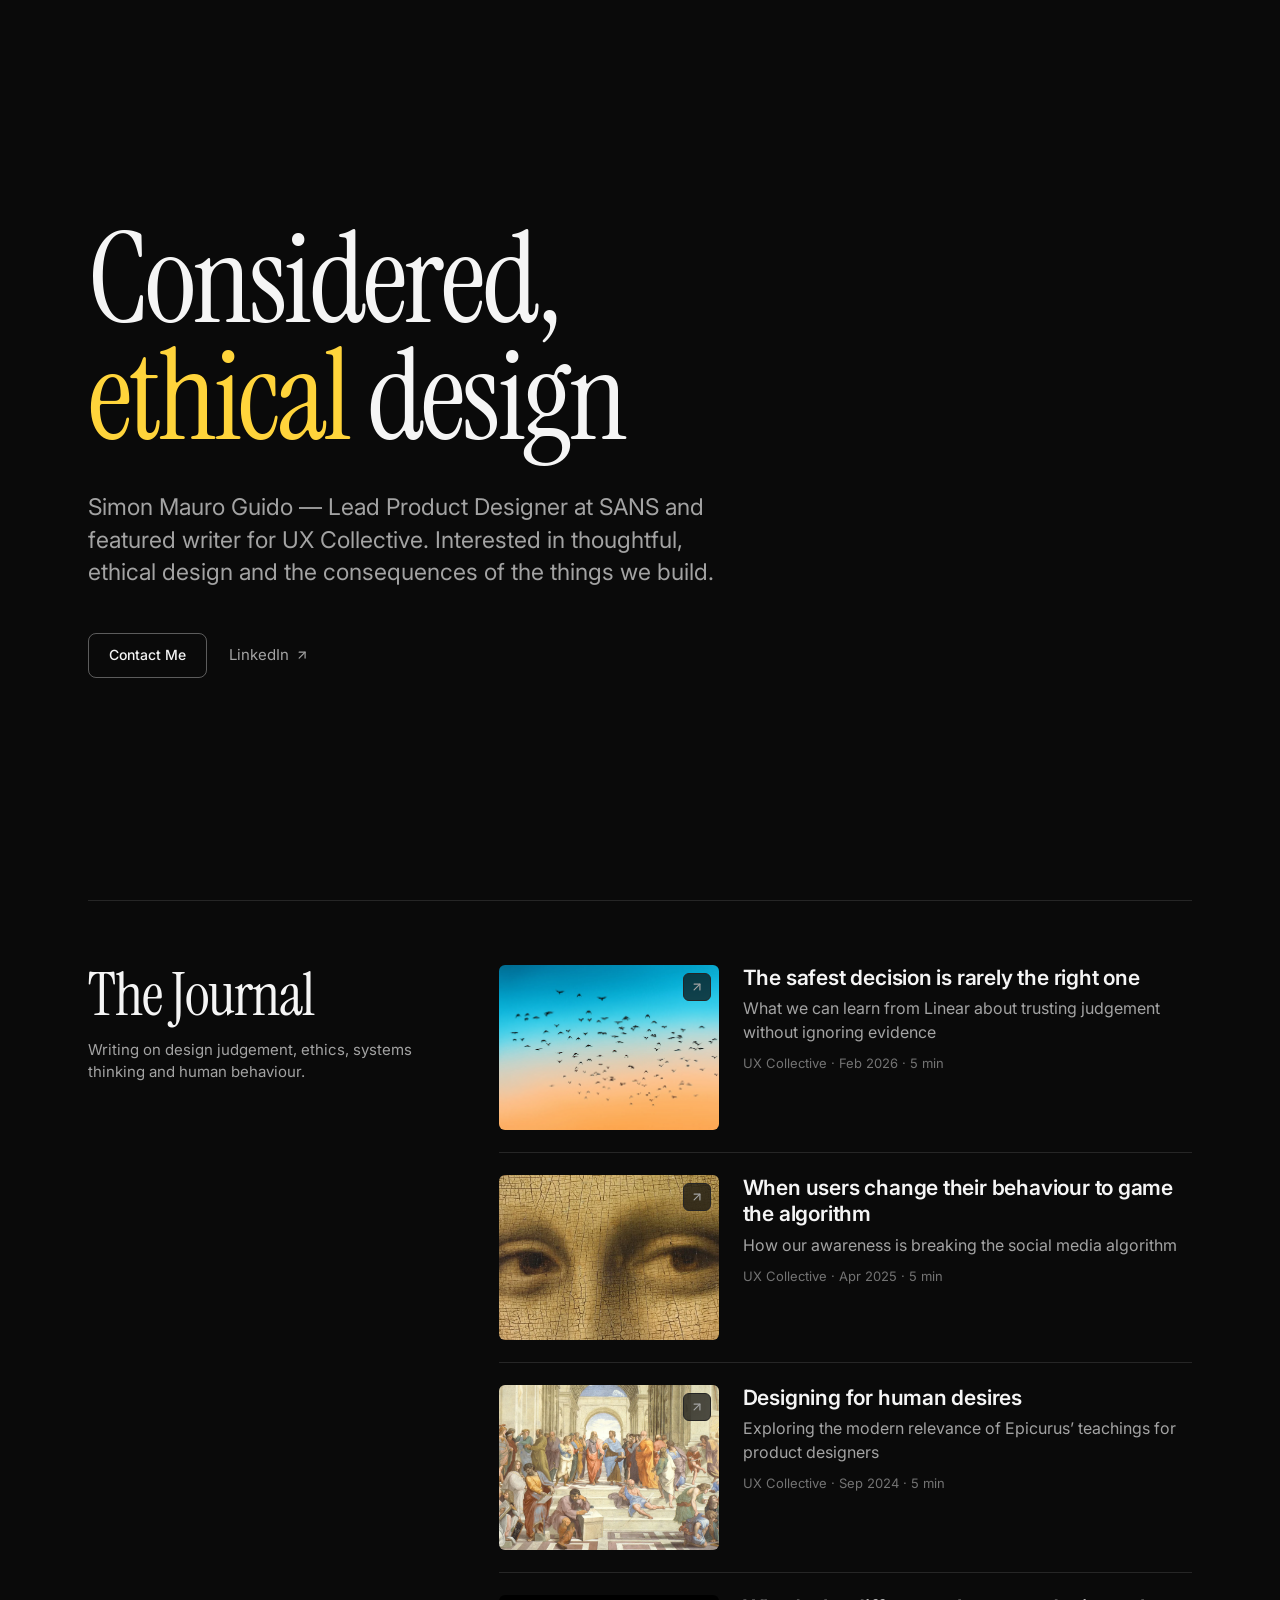
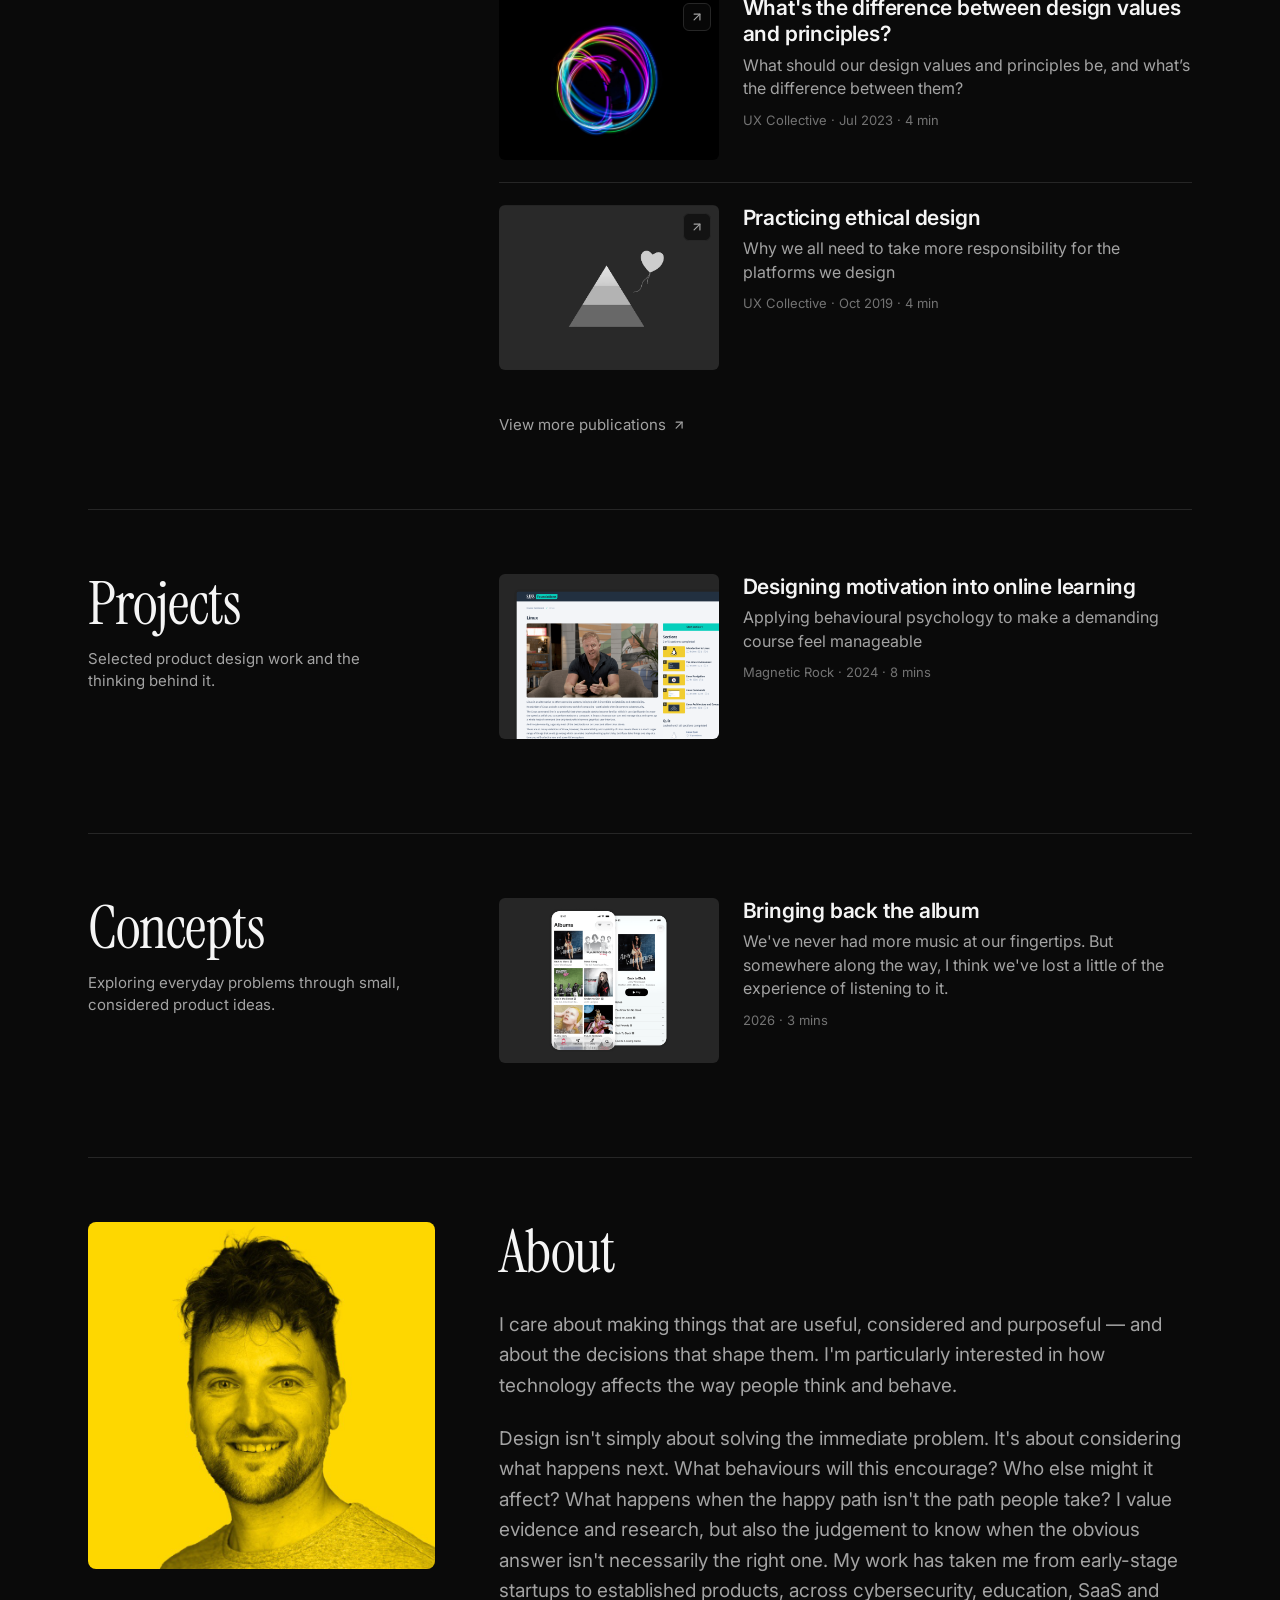
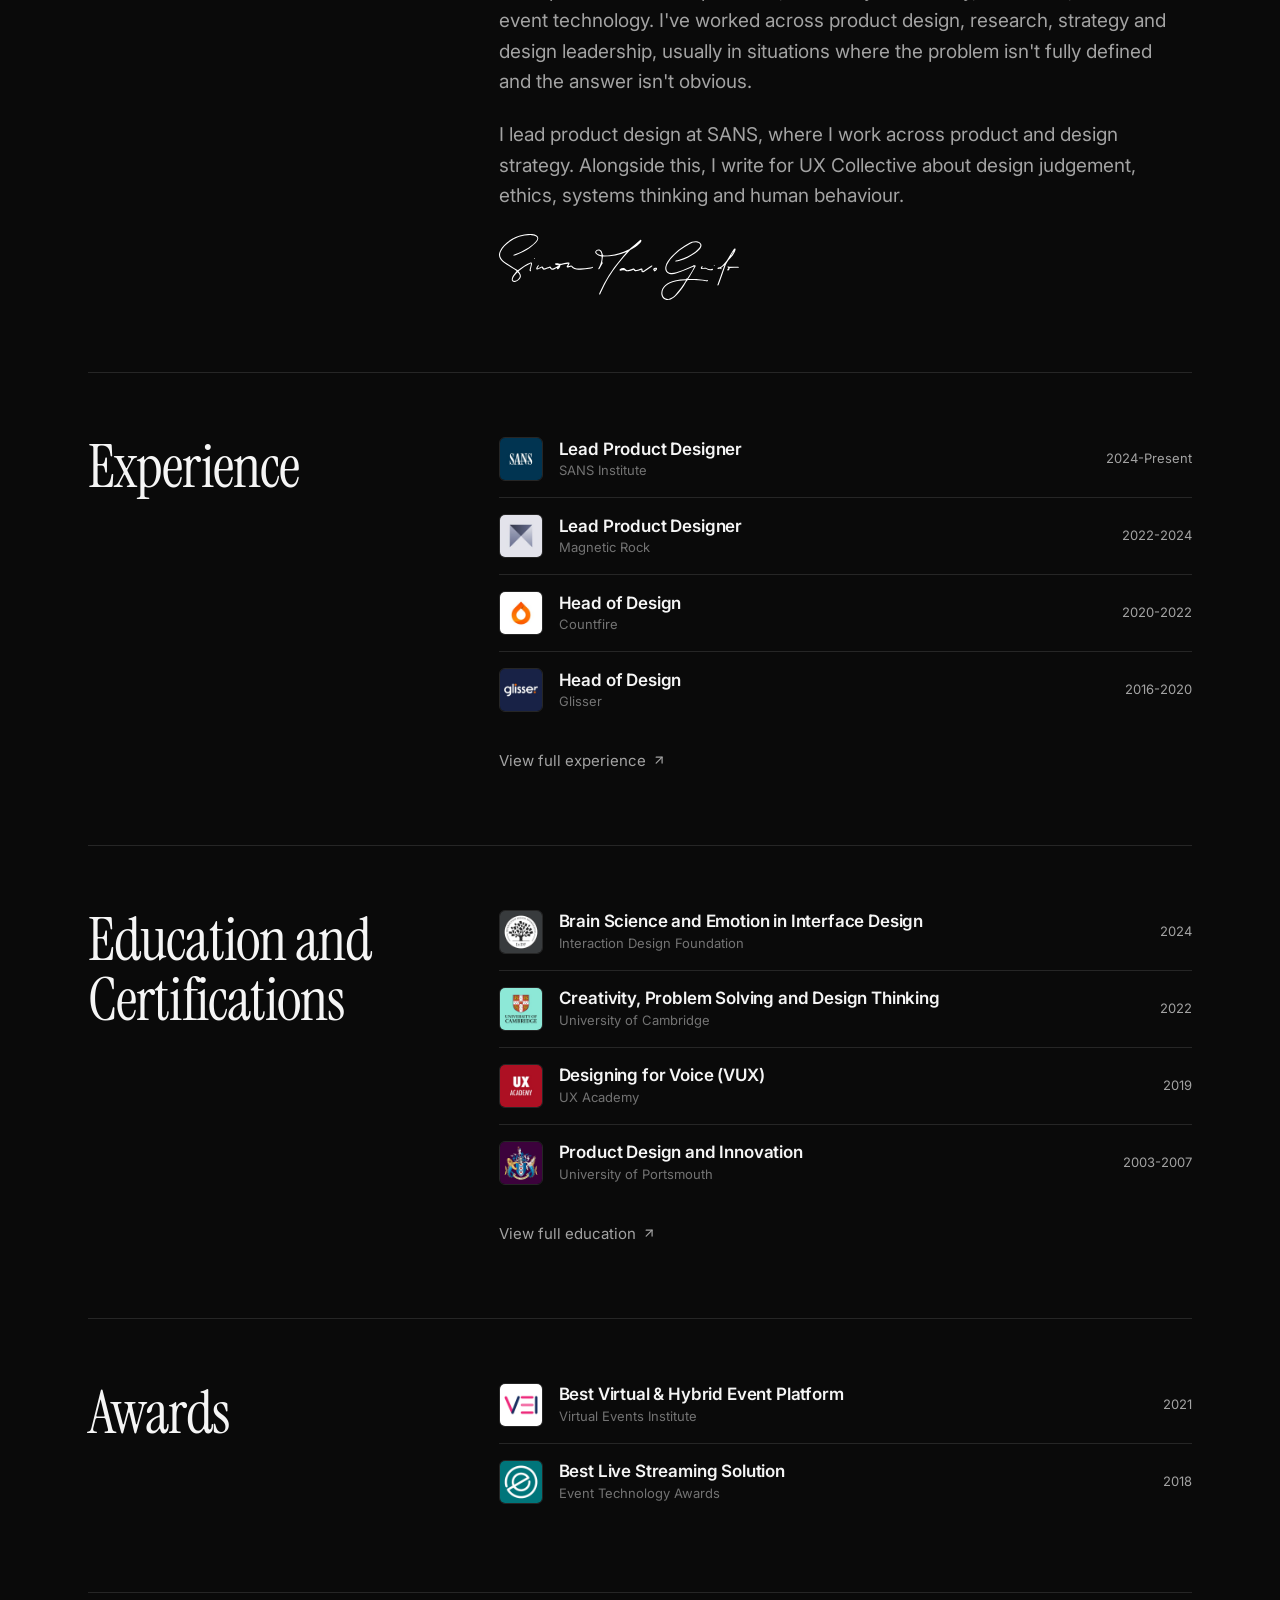
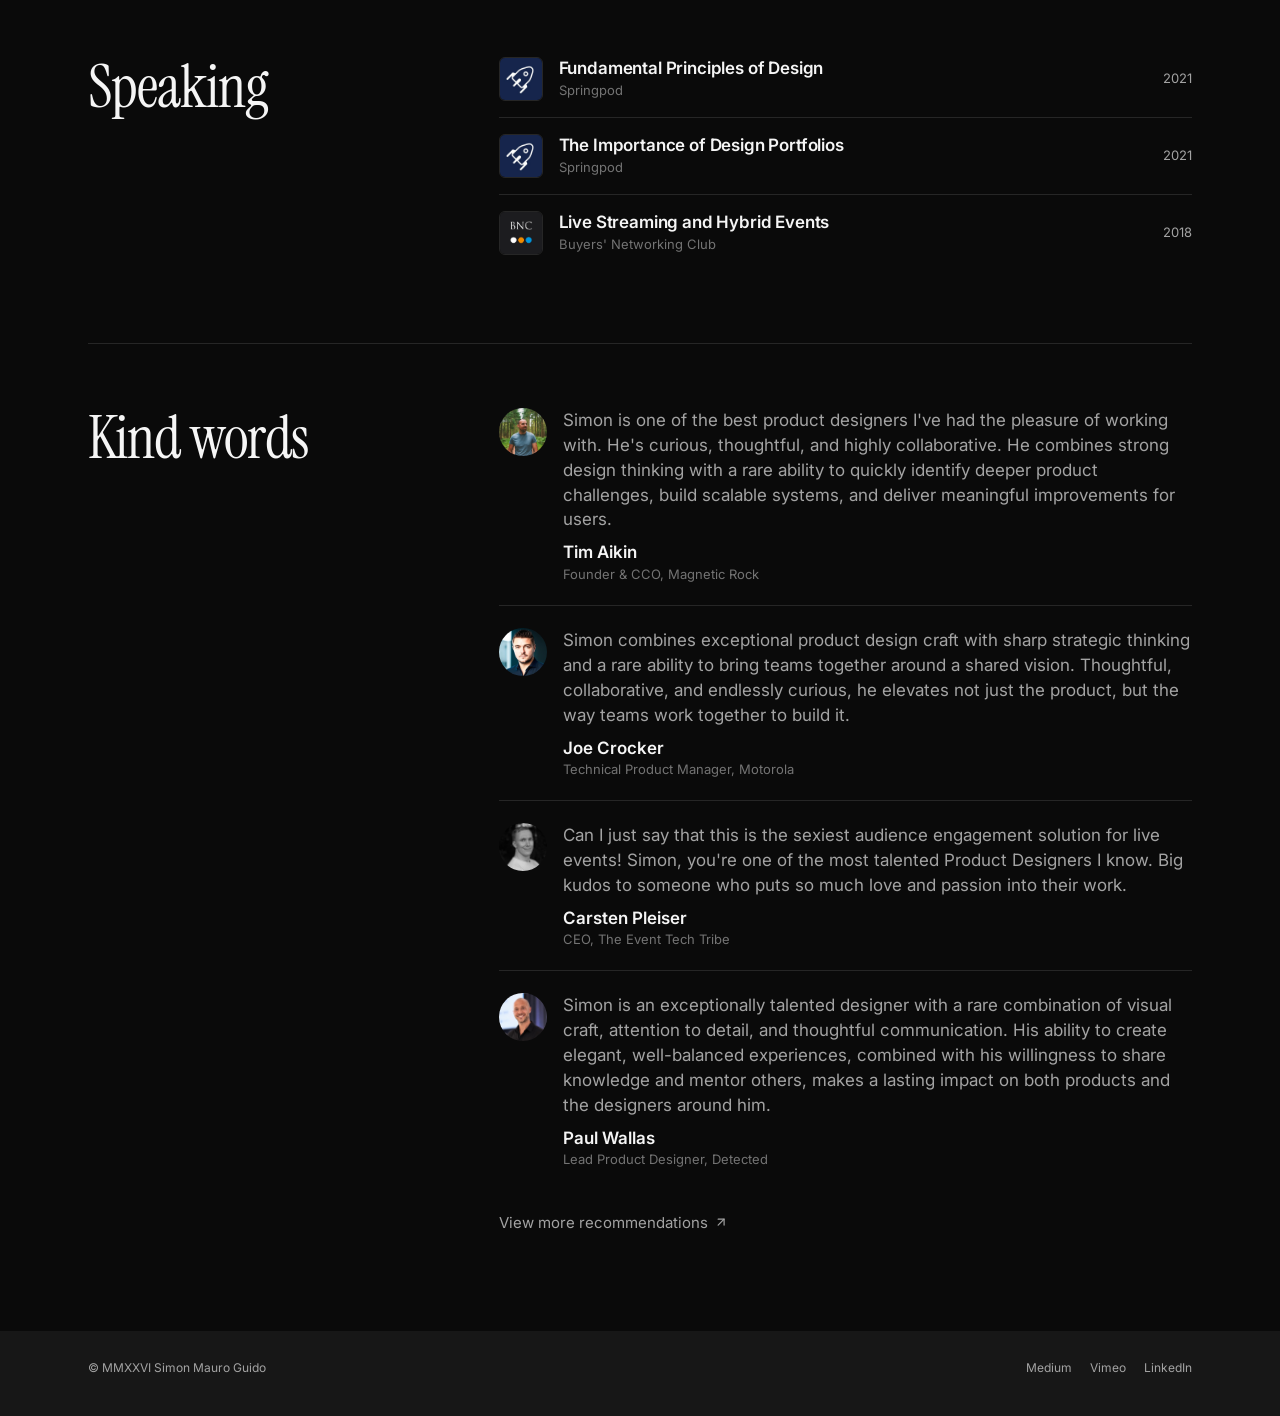
<file: index.html>
<!DOCTYPE html>
<html lang="en" data-theme="dark">
  <head>
    <!-- Google tag (gtag.js) -->
    <script async src="https://www.googletagmanager.com/gtag/js?id=G-SGGXNHR2MG"></script>
    <script>
      window.dataLayer = window.dataLayer || [];
      function gtag() {
        dataLayer.push(arguments);
      }
      gtag("js", new Date());

      gtag("config", "G-SGGXNHR2MG");
    </script>
    <meta charset="UTF-8" />
    <meta name="viewport" content="width=device-width, initial-scale=1, viewport-fit=cover" />
    <title>Simon Mauro Guido — Considered, ethical design</title>
    <meta
      name="description"
      content="Simon Mauro Guido — Considered, ethical design"
    />
    <link rel="canonical" href="https://smg.design/" />
    <link rel="icon" href="images/favicon.png" type="image/png" />
    <link rel="apple-touch-icon" href="images/apple-touch-icon.png" />
    <meta property="og:type" content="website" />
    <meta property="og:site_name" content="Simon Mauro Guido" />
    <meta property="og:title" content="Simon Mauro Guido — Considered, ethical design" />
    <meta
      property="og:description"
      content="Simon Mauro Guido — Considered, ethical design"
    />
    <meta property="og:url" content="https://smg.design/" />
    <meta property="og:image" content="https://smg.design/images/opengraph.png" />
    <meta name="twitter:card" content="summary_large_image" />
    <meta name="twitter:title" content="Simon Mauro Guido — Considered, ethical design" />
    <meta
      name="twitter:description"
      content="Simon Mauro Guido — Considered, ethical design"
    />
    <meta name="twitter:image" content="https://smg.design/images/opengraph.png" />
    <link rel="preconnect" href="https://fonts.googleapis.com" />
    <link rel="preconnect" href="https://fonts.gstatic.com" crossorigin />
    <link
      href="https://fonts.googleapis.com/css2?family=Instrument+Serif:ital@0;1&family=Inter:wght@400;500;600&display=swap"
      rel="stylesheet"
    />
    <meta name="theme-color" content="#0a0a0a" />
    <script>
      (function () {
        var d = document.documentElement;
        d.classList.add("js");
        try {
          var q = location.search;
          if (/[?&]light\b/.test(q)) sessionStorage.setItem("smg-theme", "light");
          else if (/[?&]dark\b/.test(q)) sessionStorage.removeItem("smg-theme");
          if (sessionStorage.getItem("smg-theme") === "light") d.setAttribute("data-theme", "light");
        } catch (e) {
          if (/[?&]light\b/.test(location.search)) d.setAttribute("data-theme", "light");
        }
      })();
    </script>
    <link rel="stylesheet" href="styles.css" />
    <style>
      /* ---- Hero additions (feedback round) — fold into styles.css when happy ---- */
      :root { --accent-y: #ffd43b; }

      /* "ethical" in accent yellow */
      .hero h1 .mark { color: var(--accent-y); }

      /* Primary -> secondary (outline) */
      .btn.btn-outline {
        background: transparent;
        color: inherit;
        border: 1px solid color-mix(in srgb, currentColor 35%, transparent);
        box-shadow: none;
      }
      .btn.btn-outline:hover,
      .btn.btn-outline:focus-visible {
        background: color-mix(in srgb, currentColor 8%, transparent);
        border-color: var(--accent-y);
      }
    </style>
  </head>
  <body>
    <!-- Icon sprite. Use anywhere with: <svg class="ico" aria-hidden="true"><use href="#i-ext" /></svg> -->
    <svg width="0" height="0" style="position: absolute" aria-hidden="true">
      <symbol id="i-ext" viewBox="0 0 24 24">
        <path d="M7 7h10v10" />
        <path d="M7 17 17 7" />
      </symbol>
    </svg>
    <main id="home">
      <!-- ===== HERO — pinned to the screen; the rest of the page scrolls over it and it fades ===== -->
      <header class="hero" id="top">
        <div class="wrap hero-in">
          <h1>
            <span class="ln">Considered,</span>
            <span class="ln"><span class="mark">ethical</span> design</span>
          </h1>
          <p>
            Simon Mauro Guido — Lead Product Designer at SANS and featured writer for UX Collective.
            Interested in thoughtful, ethical design and the consequences of the things we build.
          </p>
          <div class="btns">
            <a class="btn btn-outline" href="mailto:ciao@smg.design">Contact Me</a>
            <a
              class="lnk"
              style="margin: 0"
              href="https://www.linkedin.com/in/simonmauroguido"
              target="_blank"
              rel="noopener"
            >
              LinkedIn <svg class="ico" aria-hidden="true"><use href="#i-ext" /></svg>
            </a>
          </div>
        </div>
      </header>
      <!-- ===== EVERYTHING BELOW: scrolls over the hero ===== -->
      <div class="over">
        <div class="wrap">
          <!-- ===== THE JOURNAL (articles) ===== -->
          <section class="sec" id="journal">
            <div>
              <div class="stick">
                <h2>The Journal</h2>
                <p class="sub">Writing on design judgement, ethics, systems thinking and human behaviour.</p>
              </div>
            </div>
            <div>
              <a
                class="item rv"
                href="https://medium.com/user-experience-design-1/the-safest-decision-is-rarely-the-right-one-a07360337dd8"
                target="_blank"
                rel="noopener"
              >
                <div class="th">
                  <img
                    loading="lazy"
                    src="images/article-safest-decision.webp"
                    alt="The safest decision is rarely the right one"
                  />
                  <span class="ext" aria-hidden="true"><svg class="ico" aria-hidden="true"><use href="#i-ext" /></svg></span>
                </div>
                <div>
                  <h3>The safest decision is rarely the right one</h3>
                  <p>What we can learn from Linear about trusting judgement without ignoring evidence</p>
                  <div class="small">UX Collective · Feb 2026 · 5 min</div>
                </div>
              </a>
              <a
                class="item rv"
                href="https://medium.com/user-experience-design-1/the-observer-effect-7ffb8d079ca4"
                target="_blank"
                rel="noopener"
              >
                <div class="th">
                  <img
                    loading="lazy"
                    src="images/article-observer-effect.webp"
                    alt="When users change their behaviour to game the algorithm"
                  />
                  <span class="ext" aria-hidden="true"><svg class="ico" aria-hidden="true"><use href="#i-ext" /></svg></span>
                </div>
                <div>
                  <h3>When users change their behaviour to game the algorithm</h3>
                  <p>How our awareness is breaking the social media algorithm</p>
                  <div class="small">UX Collective · Apr 2025 · 5 min</div>
                </div>
              </a>
              <a
                class="item rv"
                href="https://medium.com/user-experience-design-1/designing-for-human-desires-c0de76acb4bd"
                target="_blank"
                rel="noopener"
              >
                <div class="th">
                  <img
                    loading="lazy"
                    src="images/article-human-desires.webp"
                    alt="Designing for human desires"
                  />
                  <span class="ext" aria-hidden="true"><svg class="ico" aria-hidden="true"><use href="#i-ext" /></svg></span>
                </div>
                <div>
                  <h3>Designing for human desires</h3>
                  <p>Exploring the modern relevance of Epicurus’ teachings for product designers</p>
                  <div class="small">UX Collective · Sep 2024 · 5 min</div>
                </div>
              </a>
              <a
                class="item rv"
                href="https://medium.com/user-experience-design-1/whats-the-difference-between-design-values-and-principles-e2173fc5ba40"
                target="_blank"
                rel="noopener"
              >
                <div class="th">
                  <img
                    loading="lazy"
                    src="images/article-values-principles.webp"
                    alt="What's the difference between design values and principles?"
                  />
                  <span class="ext" aria-hidden="true"><svg class="ico" aria-hidden="true"><use href="#i-ext" /></svg></span>
                </div>
                <div>
                  <h3>What's the difference between design values and principles?</h3>
                  <p>
                    What should our design values and principles be, and what’s the difference between them?
                  </p>
                  <div class="small">UX Collective · Jul 2023 · 4 min</div>
                </div>
              </a>
              <a
                class="item rv"
                href="https://medium.com/user-experience-design-1/practicing-ethical-design-1b9dd29402d"
                target="_blank"
                rel="noopener"
              >
                <div class="th">
                  <img
                    loading="lazy"
                    src="images/article-ethical-design.webp"
                    alt="Practicing ethical design"
                  />
                  <span class="ext" aria-hidden="true"><svg class="ico" aria-hidden="true"><use href="#i-ext" /></svg></span>
                </div>
                <div>
                  <h3>Practicing ethical design</h3>
                  <p>Why we all need to take more responsibility for the platforms we design</p>
                  <div class="small">UX Collective · Oct 2019 · 4 min</div>
                </div>
              </a>
              <a class="lnk lnk-more" href="https://medium.com/@smgdesign" target="_blank" rel="noopener">
                View more publications <svg class="ico" aria-hidden="true"><use href="#i-ext" /></svg>
              </a>
            </div>
          </section>

          <!-- ===== PROJECTS ===== -->
          <section class="sec" id="projects">
            <div>
              <div class="stick">
                <h2>Projects</h2>
                <p class="sub">Selected product design work and the thinking behind it.</p>
              </div>
            </div>
            <div>
              <a class="item rv" href="project-foundations.html">
                <div class="th">
                  <img
                    src="images/project-foundations-thumb.png"
                    alt="Designing motivation into online learning"
                  />
                </div>
                <div>
                  <h3>Designing motivation into online learning</h3>
                  <p>Applying behavioural psychology to make a demanding course feel manageable</p>
                  <div class="small">Magnetic Rock · 2024 · 8 mins</div>
                </div>
              </a>
            </div>
          </section>

          <!-- ===== CONCEPTS ===== -->
          <section class="sec" id="concepts">
            <div>
              <div class="stick">
                <h2>Concepts</h2>
                <p class="sub">Exploring everyday problems through small, considered product ideas.</p>
              </div>
            </div>
            <div>
              <a class="item rv" href="concept-album.html">
                <div class="th">
                  <img
                    src="images/concept-album-thumb.png"
                    alt="Bringing back the album"
                  />
                </div>
                <div>
                  <h3>Bringing back the album</h3>
                  <p>We've never had more music at our fingertips. But somewhere along the way, I think we've lost a little of the experience of listening to it.</p>
                  <div class="small">2026 · 3 mins</div>
                </div>
              </a>
            </div>
          </section>

          <!-- ===== SHOTS (click to zoom)
          <section class="sec full" id="shots">
            <div class="stick" style="position: static">
              <h2>Shots</h2>
              <p class="sub">Interface snapshots from products I’ve designed</p>
            </div>
            <div class="shots" style="margin-top: 0">
              <button
                type="button"
                class="shot rv"
                data-zoom
                data-caption="Foundations module landing page and dashboard"
              >
                <img
                  loading="lazy"
                  src="images/shot-foundations-modulepage.png"
                  alt="Foundations module landing page and dashboard"
                />
              </button>
              <button type="button" class="shot rv" data-zoom data-caption="Storecard app">
                <img loading="lazy" src="images/shot-storecards.png" alt="Storecard app" />
              </button>
              <button type="button" class="shot rv" data-zoom data-caption="Estimating project dashboard">
                <img loading="lazy" src="images/shot-countfire.png" alt="Estimating project dashboard" />
              </button>
              <button
                type="button"
                class="shot rv"
                data-zoom
                data-caption="Springpod work experience iOS app"
              >
                <img loading="lazy" src="images/shot-springpod.png" alt="Springpod work experience iOS app" />
              </button>
              <button
                type="button"
                class="shot rv"
                data-zoom
                data-caption="Glisser LIVE interactive event streaming"
              >
                <img
                  loading="lazy"
                  src="images/shot-glisserlive-tedx.png"
                  alt="Glisser LIVE interactive event streaming"
                />
              </button>
              <button type="button" class="shot rv" data-zoom data-caption="Glisser audience app">
                <img loading="lazy" src="images/shot-glisser-audienceapp.png" alt="Glisser audience app" />
              </button>
              <button type="button" class="shot rv" data-zoom data-caption="Glisser analytics dashboard">
                <img
                  loading="lazy"
                  src="images/shot-glisser-analytics.png"
                  alt="Glisser analytics dashboard"
                />
              </button>
              <button type="button" class="shot rv" data-zoom data-caption="Glisser sessions dashboard">
                <img loading="lazy" src="images/shot-glisser-sessions.png" alt="Glisser sessions dashboard" />
              </button>
              <button type="button" class="shot rv" data-zoom data-caption="BestFriend iOS app">
                <img loading="lazy" src="images/shot-bestfriendapp.png" alt="BestFriend iOS app" />
              </button>
            </div>
          </section>
          -->

          <!-- ===== ABOUT ===== -->
          <section class="sec about" id="about">
            <div>
              <div class="stick">
                <img class="me-img" src="images/smg-profile.jpeg" alt="Simon Mauro Guido" />
              </div>
            </div>
            <div>
              <h2>About</h2>
              <p class="rv">
                I care about making things that are useful, considered and purposeful — and about the
                decisions that shape them. I'm particularly interested in how technology affects the way
                people think and behave.
              </p>
              <p class="rv">
                Design isn't simply about solving the immediate problem. It's about considering what happens
                next. What behaviours will this encourage? Who else might it affect? What happens when the
                happy path isn't the path people take? I value evidence and research, but also the judgement
                to know when the obvious answer isn't necessarily the right one. My work has taken me from
                early-stage startups to established products, across cybersecurity, education, SaaS and event
                technology. I've worked across product design, research, strategy and design leadership,
                usually in situations where the problem isn't fully defined and the answer isn't obvious.
              </p>
              <p class="rv">
                I lead product design at SANS, where I work across product and design strategy. Alongside
                this, I write for UX Collective about design judgement, ethics, systems thinking and human
                behaviour.
              </p>
              <img class="sig rv" src="images/smg-signature-white.svg" alt="Simon Mauro Guido" />
            </div>
          </section>

          <!-- ===== EXPERIENCE ===== -->
          <section class="sec" id="experience">
            <div>
              <div class="stick">
                <h2>Experience</h2>
                <!--<p class="sub">Product design and leadership roles since 2016.</p> -->
              </div>
            </div>
            <div>
              <div class="xr rv">
                <a
                  class="lg"
                  href="https://www.linkedin.com/company/sans-institute"
                  target="_blank"
                  rel="noopener"
                >
                  <img loading="lazy" src="images/logo-sans.jpeg" alt="SANS Institute" />
                </a>
                <div>
                  <b>Lead Product Designer</b>
                  <span class="small">SANS Institute</span>
                </div>
                <span class="yr">2024-Present</span>
              </div>
              <div class="xr rv">
                <a
                  class="lg"
                  href="https://www.linkedin.com/company/magnetic-rock"
                  target="_blank"
                  rel="noopener"
                >
                  <img loading="lazy" src="images/logo-magnetic-rock.jpeg" alt="Magnetic Rock" />
                </a>
                <div>
                  <b>Lead Product Designer</b>
                  <span class="small">Magnetic Rock</span>
                </div>
                <span class="yr">2022-2024</span>
              </div>
              <div class="xr rv">
                <a
                  class="lg"
                  href="https://www.linkedin.com/company/countfire"
                  target="_blank"
                  rel="noopener"
                >
                  <img loading="lazy" src="images/logo-countfire.jpeg" alt="Countfire" />
                </a>
                <div>
                  <b>Head of Design</b>
                  <span class="small">Countfire</span>
                </div>
                <span class="yr">2020-2022</span>
              </div>
              <div class="xr rv">
                <a class="lg" href="https://www.linkedin.com/company/glisser" target="_blank" rel="noopener">
                  <img loading="lazy" src="images/logo-glisser.jpeg" alt="Glisser" />
                </a>
                <div>
                  <b>Head of Design</b>
                  <span class="small">Glisser</span>
                </div>
                <span class="yr">2016-2020</span>
              </div>
              <a
                class="lnk lnk-more"
                href="https://www.linkedin.com/in/simonmauroguido"
                target="_blank"
                rel="noopener"
              >
                View full experience <svg class="ico" aria-hidden="true"><use href="#i-ext" /></svg>
              </a>
            </div>
          </section>
          <!-- ===== EDUCATION AND CERTIFICATIONS ===== -->
          <section class="sec" id="education">
            <div>
              <div class="stick">
                <h2>Education and Certifications</h2>
                <!--p class="sub">Formal study and continued learning in design and psychology.</p> -->
              </div>
            </div>
            <div>
              <div class="xr rv">
                <a
                  class="lg"
                  href="https://www.linkedin.com/school/the-ixdf-org"
                  target="_blank"
                  rel="noopener"
                >
                  <img loading="lazy" src="images/logo-ixdf.png" alt="Interaction Design Foundation" />
                </a>
                <div>
                  <b>Brain Science and Emotion in Interface Design</b>
                  <span class="small">Interaction Design Foundation</span>
                </div>
                <span class="yr">2024</span>
              </div>
              <div class="xr rv">
                <a
                  class="lg"
                  href="https://www.linkedin.com/school/university-of-cambridge"
                  target="_blank"
                  rel="noopener"
                >
                  <img
                    loading="lazy"
                    src="images/logo-university-cambridge.jpeg"
                    alt="University of Cambridge"
                  />
                </a>
                <div>
                  <b>Creativity, Problem Solving and Design Thinking</b>
                  <span class="small">University of Cambridge</span>
                </div>
                <span class="yr">2022</span>
              </div>
              <div class="xr rv">
                <a
                  class="lg"
                  href="https://www.linkedin.com/school/myuxacademy"
                  target="_blank"
                  rel="noopener"
                >
                  <img loading="lazy" src="images/logo-uxacademy.jpeg" alt="UX Academy" />
                </a>
                <div>
                  <b>Designing for Voice (VUX)</b>
                  <span class="small">UX Academy</span>
                </div>
                <span class="yr">2019</span>
              </div>
              <div class="xr rv">
                <a
                  class="lg"
                  href="https://www.linkedin.com/school/university-of-portsmouth"
                  target="_blank"
                  rel="noopener"
                >
                  <img
                    loading="lazy"
                    src="images/logo-university-portsmouth.png"
                    alt="University of Portsmouth"
                  />
                </a>
                <div>
                  <b>Product Design and Innovation</b>
                  <span class="small">University of Portsmouth</span>
                </div>
                <span class="yr">2003-2007</span>
              </div>
              <a
                class="lnk lnk-more"
                href="https://www.linkedin.com/in/simonmauroguido"
                target="_blank"
                rel="noopener"
              >
                View full education <svg class="ico" aria-hidden="true"><use href="#i-ext" /></svg>
              </a>
            </div>
          </section>
          <!-- ===== AWARDS ===== -->
          <section class="sec" id="awards">
            <div>
              <div class="stick">
                <h2>Awards</h2>
                <!--<p class="sub">Recognition for the platforms I’ve designed.</p> -->
              </div>
            </div>
            <div>
              <div class="xr rv">
                <a
                  class="lg"
                  href="https://www.linkedin.com/company/virtual-events-institute"
                  target="_blank"
                  rel="noopener"
                >
                  <img loading="lazy" src="images/logo-vei.png" alt="Virtual Events Institute" />
                </a>
                <div>
                  <b>Best Virtual &amp; Hybrid Event Platform</b>
                  <span class="small">Virtual Events Institute</span>
                </div>
                <span class="yr">2021</span>
              </div>
              <div class="xr rv">
                <a
                  class="lg"
                  href="https://www.linkedin.com/company/the-event-technology-awards"
                  target="_blank"
                  rel="noopener"
                >
                  <img loading="lazy" src="images/logo-eta.png" alt="Event Technology Awards" />
                </a>
                <div>
                  <b>Best Live Streaming Solution</b>
                  <span class="small">Event Technology Awards</span>
                </div>
                <span class="yr">2018</span>
              </div>
            </div>
          </section>
          <!-- ===== SPEAKING ===== -->
          <section class="sec" id="speaking">
            <div>
              <div class="stick">
                <h2>Speaking</h2>
                <!--<p class="sub">Talks and sessions on design and hybrid events.</p> -->
              </div>
            </div>
            <div>
              <div class="xr rv">
                <a
                  class="lg"
                  href="https://www.linkedin.com/company/springpod"
                  target="_blank"
                  rel="noopener"
                >
                  <img loading="lazy" src="images/logo-springpod.jpeg" alt="Springpod" />
                </a>
                <div>
                  <b>Fundamental Principles of Design</b>
                  <span class="small">Springpod</span>
                </div>
                <span class="yr">2021</span>
              </div>
              <div class="xr rv">
                <a
                  class="lg"
                  href="https://www.linkedin.com/company/springpod"
                  target="_blank"
                  rel="noopener"
                >
                  <img loading="lazy" src="images/logo-springpod.jpeg" alt="Springpod" />
                </a>
                <div>
                  <b>The Importance of Design Portfolios</b>
                  <span class="small">Springpod</span>
                </div>
                <span class="yr">2021</span>
              </div>
              <div class="xr rv">
                <a class="lg" href="https://www.linkedin.com/company/the-bnc" target="_blank" rel="noopener">
                  <img loading="lazy" src="images/logo-bnc.png" alt="Buyers' Networking Club" />
                </a>
                <div>
                  <b>Live Streaming and Hybrid Events</b>
                  <span class="small">Buyers' Networking Club</span>
                </div>
                <span class="yr">2018</span>
              </div>
            </div>
          </section>
          <!-- ===== RECOMMENDATIONS ===== -->
          <section class="sec" id="recommendations">
            <div>
              <div class="stick">
                <h2>Kind words</h2>
                <!--p class="sub"><Kind words from colleagues and friends</p> -->
              </div>
            </div>
            <div>
              <div class="rec rv">
                <a href="https://www.linkedin.com/in/timaikin/" target="_blank" rel="noopener">
                  <img loading="lazy" src="images/testimonial-ta.jpeg" alt="Tim Aikin" />
                </a>
                <div>
                  <p>
                    Simon is one of the best product designers I've had the pleasure of working with. He's
                    curious, thoughtful, and highly collaborative. He combines strong design thinking with a
                    rare ability to quickly identify deeper product challenges, build scalable systems, and
                    deliver meaningful improvements for users.
                  </p>
                  <b>Tim Aikin</b>
                  <span class="small">Founder &amp; CCO, Magnetic Rock</span>
                </div>
              </div>
              <div class="rec rv">
                <a href="https://www.linkedin.com/in/joe-crocker/" target="_blank" rel="noopener">
                  <img loading="lazy" src="images/testimonial-jc.jpeg" alt="Joe Crocker" />
                </a>
                <div>
                  <p>
                    Simon combines exceptional product design craft with sharp strategic thinking and a rare
                    ability to bring teams together around a shared vision. Thoughtful, collaborative, and
                    endlessly curious, he elevates not just the product, but the way teams work together to
                    build it.
                  </p>
                  <b>Joe Crocker</b>
                  <span class="small">Technical Product Manager, Motorola</span>
                </div>
              </div>
              <div class="rec rv">
                <a href="https://www.linkedin.com/in/carstenpleiser/" target="_blank" rel="noopener">
                  <img loading="lazy" src="images/testimonial-cp.png" alt="Carsten Pleiser" />
                </a>
                <div>
                  <p>
                    Can I just say that this is the sexiest audience engagement solution for live events!
                    Simon, you're one of the most talented Product Designers I know. Big kudos to someone who
                    puts so much love and passion into their work.
                  </p>
                  <b>Carsten Pleiser</b>
                  <span class="small">CEO, The Event Tech Tribe</span>
                </div>
              </div>
              <div class="rec rv">
                <a href="https://www.linkedin.com/in/paul-wallas/" target="_blank" rel="noopener">
                  <img loading="lazy" src="images/testimonial-pw.jpeg" alt="Paul Wallas" />
                </a>
                <div>
                  <p>
                    Simon is an exceptionally talented designer with a rare combination of visual craft,
                    attention to detail, and thoughtful communication. His ability to create elegant,
                    well-balanced experiences, combined with his willingness to share knowledge and mentor
                    others, makes a lasting impact on both products and the designers around him.
                  </p>
                  <b>Paul Wallas</b>
                  <span class="small">Lead Product Designer, Detected</span>
                </div>
              </div>
              <a
                class="lnk lnk-more"
                href="https://www.linkedin.com/in/simonmauroguido"
                target="_blank"
                rel="noopener"
              >
                View more recommendations <svg class="ico" aria-hidden="true"><use href="#i-ext" /></svg>
              </a>
            </div>
          </section>
        </div>
      </div>
    </main>

    <!-- ===== FOOTER ===== -->
    <footer>
      <div class="wrap">
        <!-- "Member of" row hidden for now — restore when ready:
        <div class="mem"><span>Member of</span><span>…</span></div> -->
        <div class="bot">
          <span>© MMXXVI Simon Mauro Guido</span>
          <div class="l">
            <a href="https://medium.com/@smgdesign" target="_blank" rel="noopener">Medium</a>
            <a href="https://vimeo.com/smgdesign" target="_blank" rel="noopener">Vimeo</a>
            <a href="https://www.linkedin.com/in/simonmauroguido" target="_blank" rel="noopener">LinkedIn</a>
          </div>
        </div>
      </div>
    </footer>
    <script src="site.js"></script>
  </body>
</html>
</file>
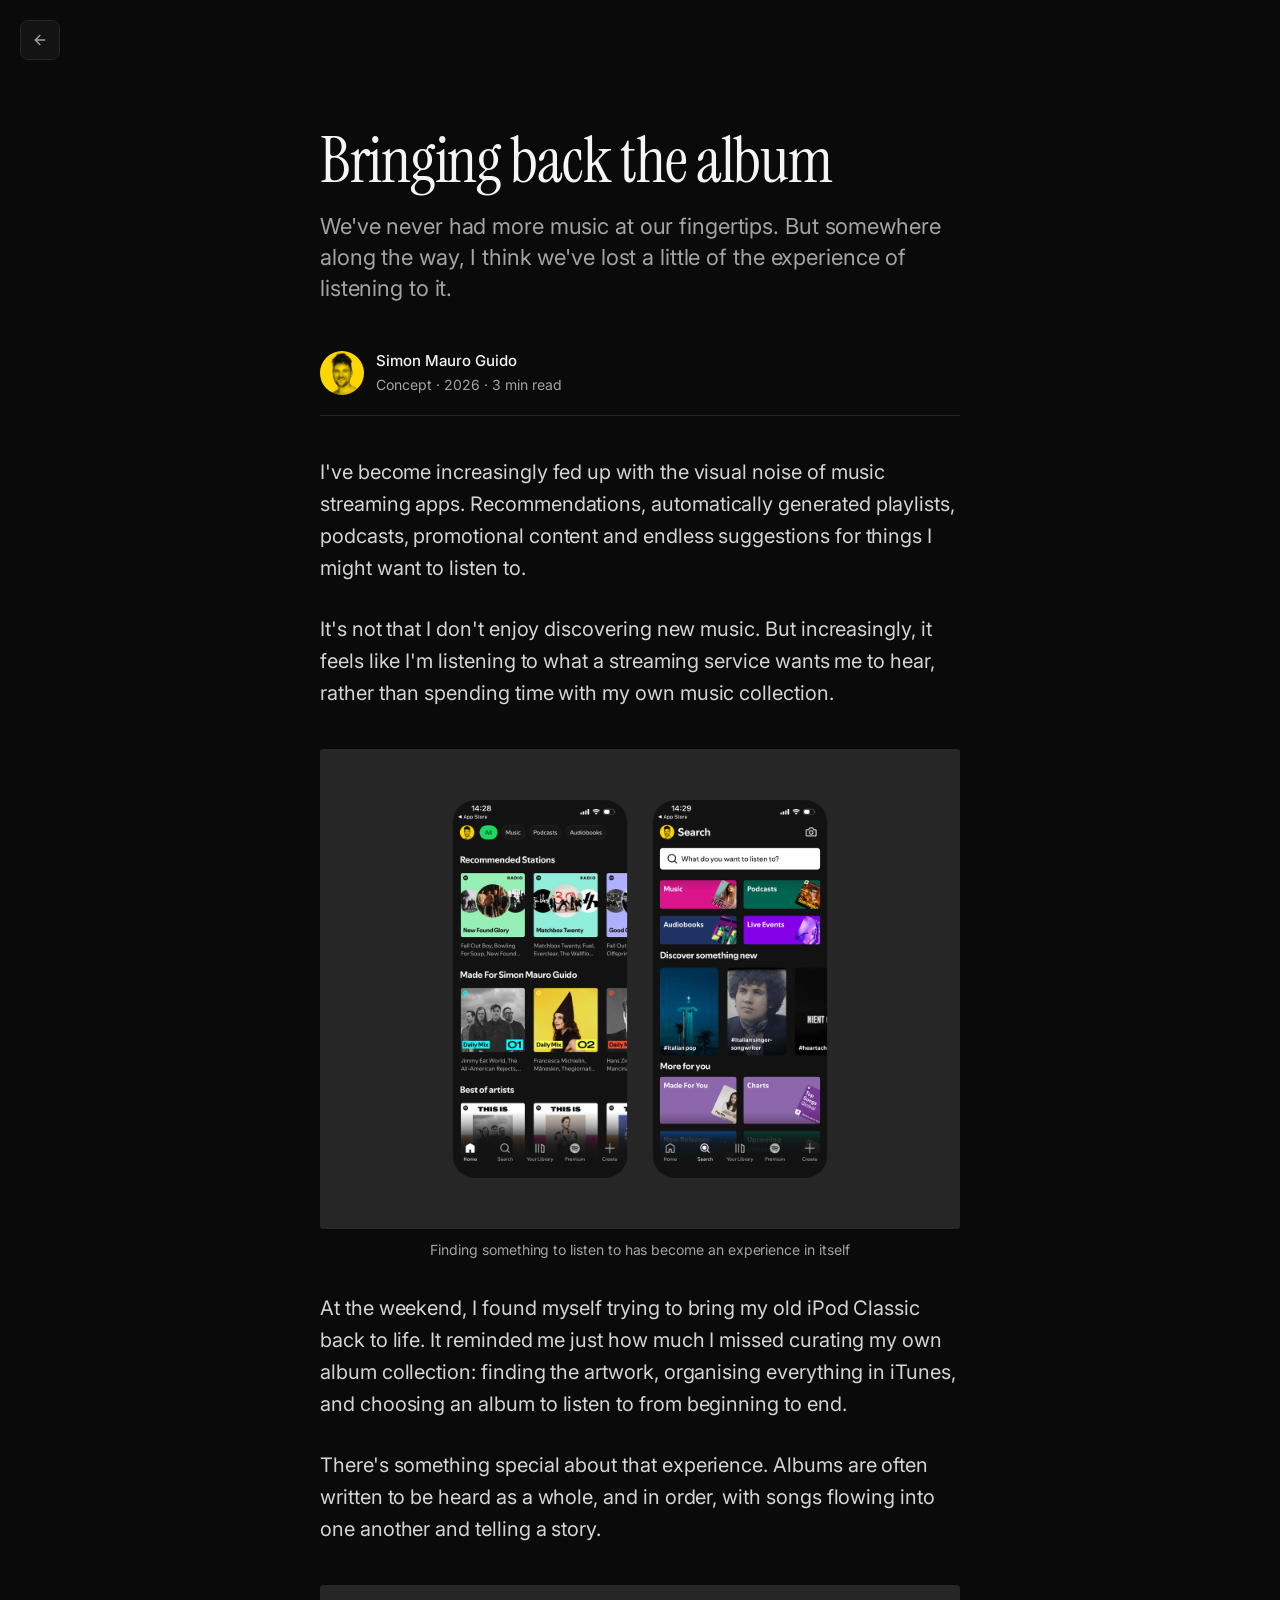
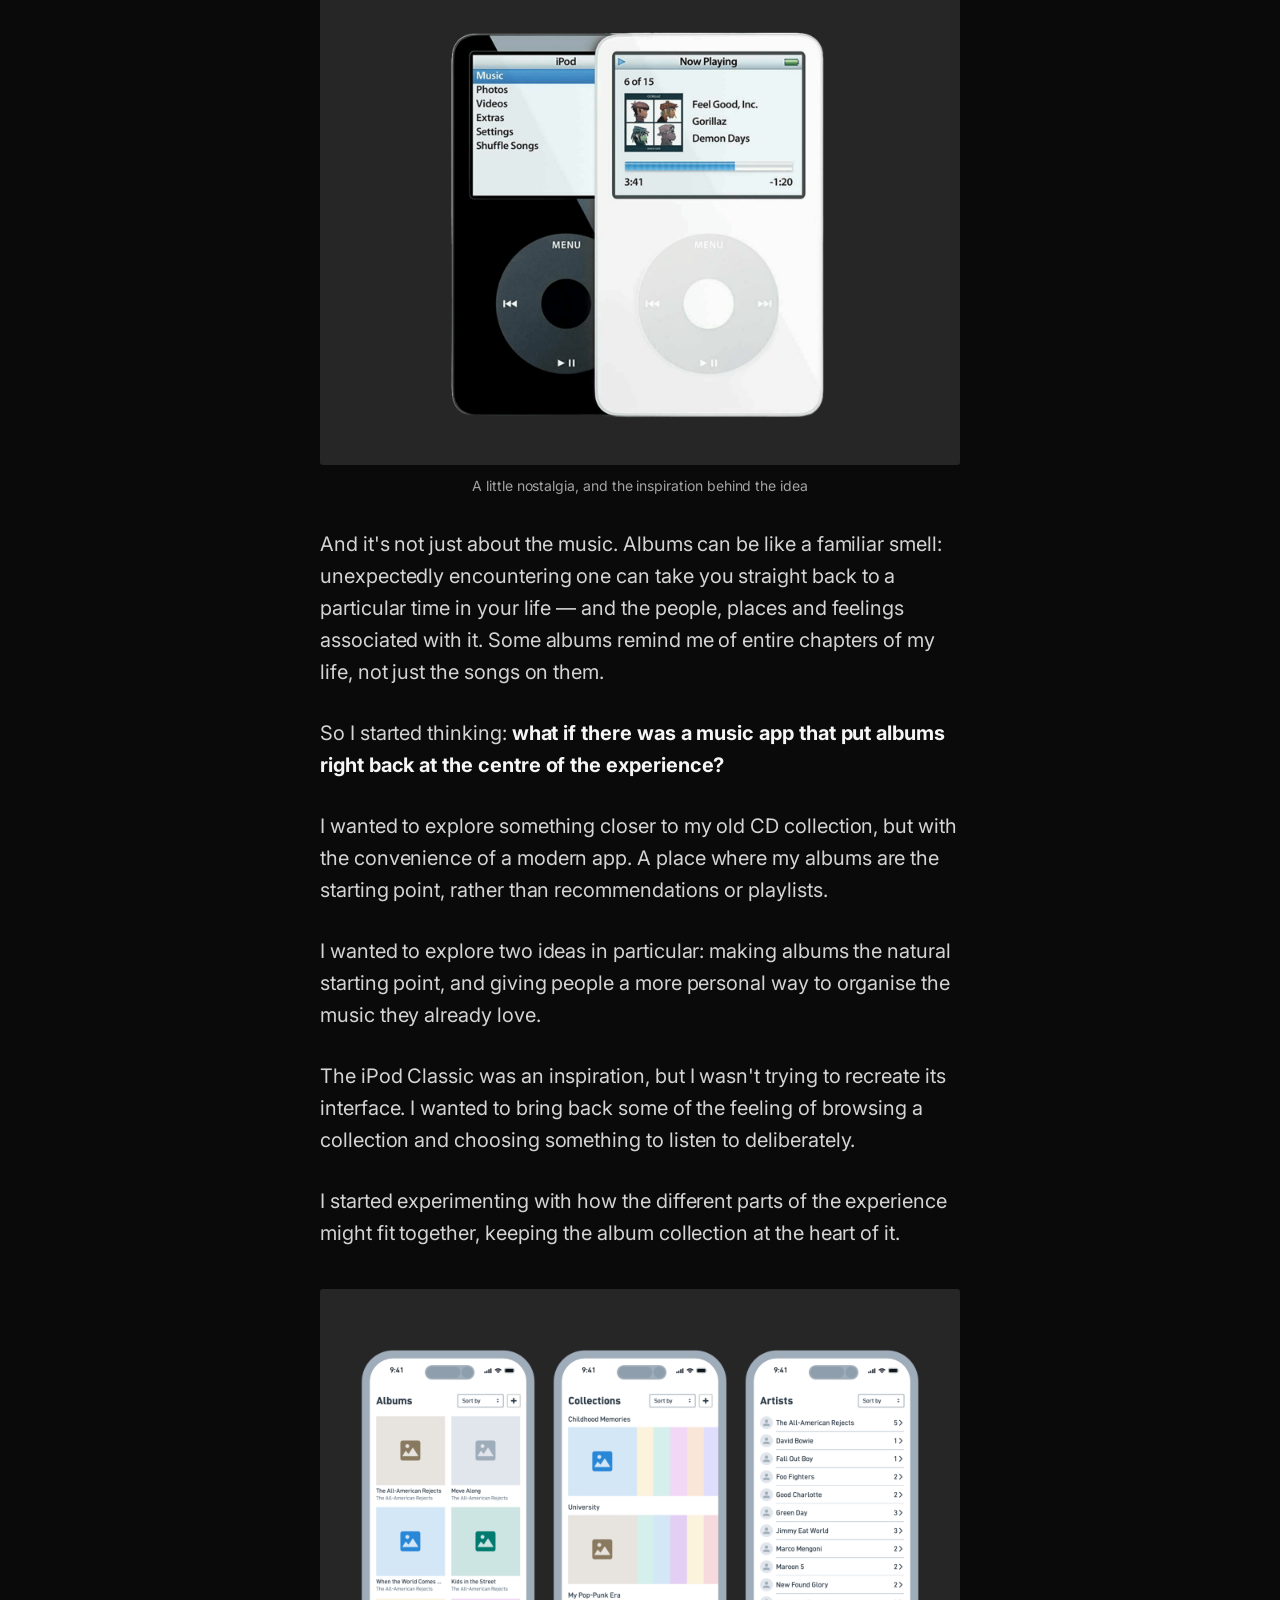
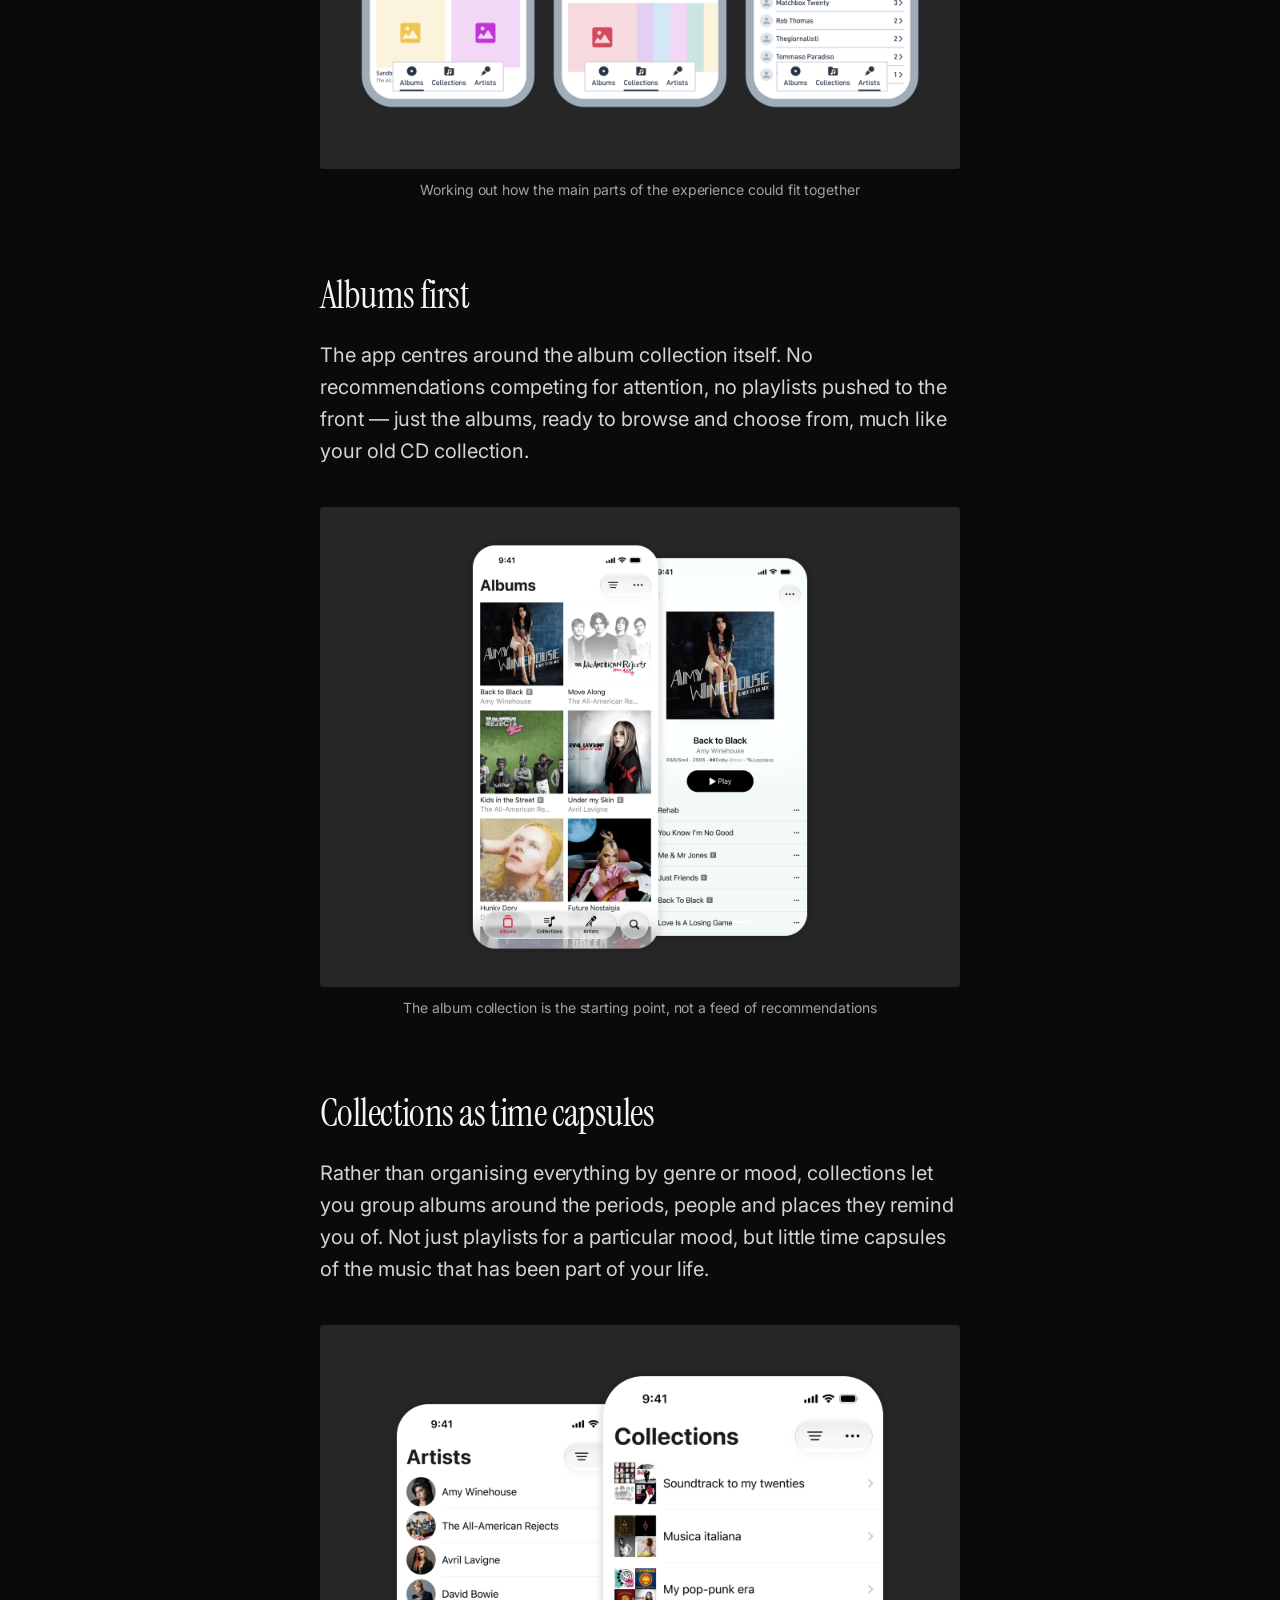
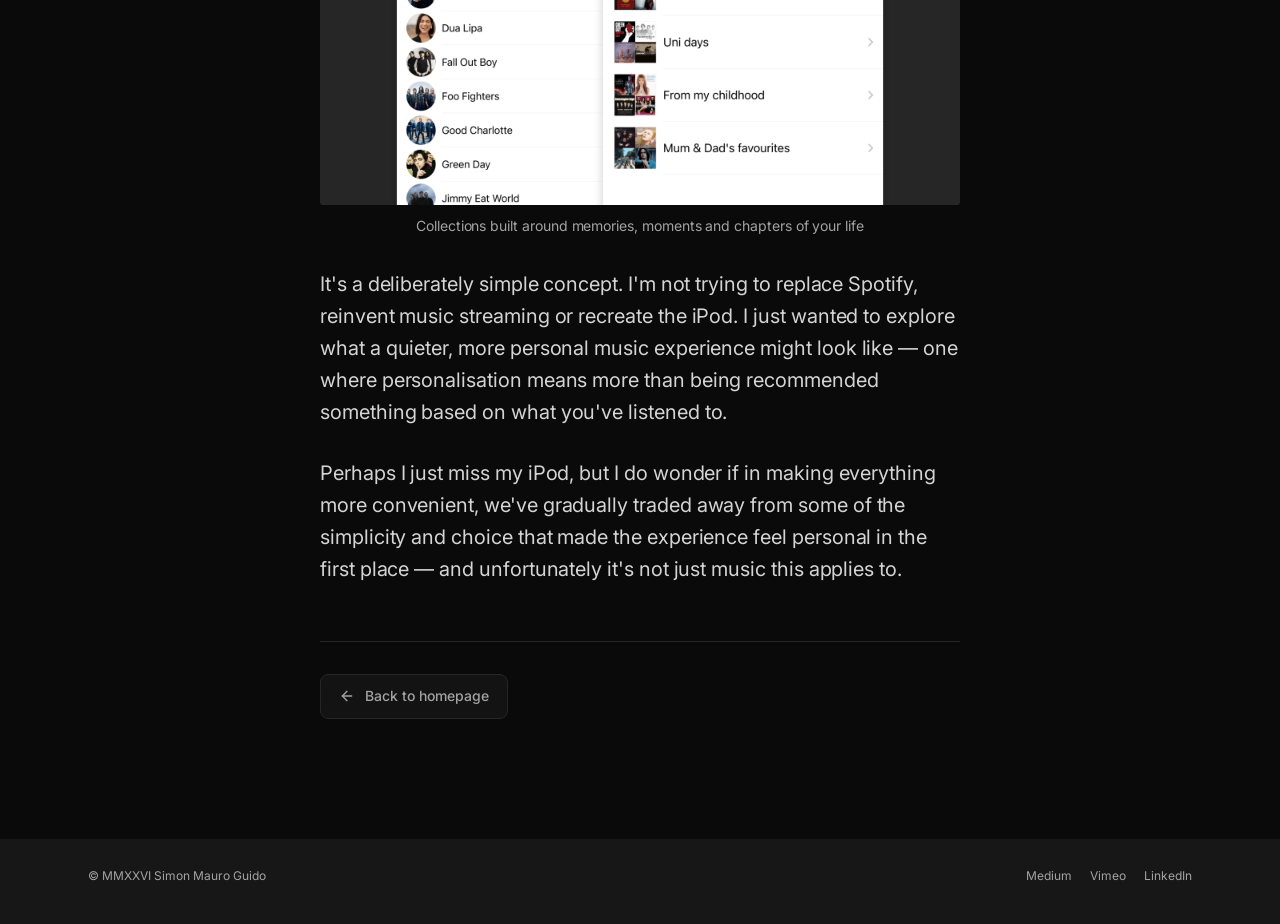
<file: concept-album.html>
<!DOCTYPE html>
<html lang="en" data-theme="dark">
  <head>
    <!-- Google tag (gtag.js) -->
    <script async src="https://www.googletagmanager.com/gtag/js?id=G-SGGXNHR2MG"></script>
    <script>
      window.dataLayer = window.dataLayer || [];
      function gtag() {
        dataLayer.push(arguments);
      }
      gtag("js", new Date());

      gtag("config", "G-SGGXNHR2MG");
    </script>
    <meta charset="UTF-8" />
    <meta name="viewport" content="width=device-width, initial-scale=1, viewport-fit=cover" />
    <title>Bringing back the album — Simon Mauro Guido</title>
    <meta
      name="description"
      content="We've never had more music at our fingertips. But somewhere along the way, I think we've lost a little of the experience of listening to it."
    />
    <link rel="canonical" href="https://smg.design/concept-album.html" />
    <link rel="icon" href="images/favicon.png" type="image/png" />
    <link rel="apple-touch-icon" href="images/apple-touch-icon.png" />
    <meta property="og:type" content="article" />
    <meta property="og:site_name" content="Simon Mauro Guido" />
    <meta property="og:title" content="Bringing back the album — Simon Mauro Guido" />
    <meta
      property="og:description"
      content="We've never had more music at our fingertips. But somewhere along the way, I think we've lost a little of the experience of listening to it."
    />
    <meta property="og:url" content="https://smg.design/concept-album.html" />
    <meta property="og:image" content="https://smg.design/images/opengraph.png" />
    <meta name="twitter:card" content="summary_large_image" />
    <meta name="twitter:title" content="Bringing back the album — Simon Mauro Guido" />
    <meta
      name="twitter:description"
      content="We've never had more music at our fingertips. But somewhere along the way, I think we've lost a little of the experience of listening to it."
    />
    <meta name="twitter:image" content="https://smg.design/images/opengraph.png" />
    <link rel="preconnect" href="https://fonts.googleapis.com" />
    <link rel="preconnect" href="https://fonts.gstatic.com" crossorigin />
    <link
      href="https://fonts.googleapis.com/css2?family=Instrument+Serif:ital@0;1&family=Inter:wght@400;500;600&display=swap"
      rel="stylesheet"
    />
    <meta name="theme-color" content="#0a0a0a" />
    <script>
      (function () {
        var d = document.documentElement;
        d.classList.add("js");
        try {
          var q = location.search;
          if (/[?&]light\b/.test(q)) sessionStorage.setItem("smg-theme", "light");
          else if (/[?&]dark\b/.test(q)) sessionStorage.removeItem("smg-theme");
          if (sessionStorage.getItem("smg-theme") === "light") d.setAttribute("data-theme", "light");
        } catch (e) {
          if (/[?&]light\b/.test(location.search)) d.setAttribute("data-theme", "light");
        }
      })();
    </script>
    <link rel="stylesheet" href="styles.css" />
  </head>
  <body>
    <!-- Back-to-home icon button (fixed, top left) -->
    <a class="back" href="index.html" aria-label="Back to homepage">
      <svg
        width="16"
        height="16"
        viewBox="0 0 24 24"
        fill="none"
        stroke="currentColor"
        stroke-width="2"
        stroke-linecap="round"
        stroke-linejoin="round"
        aria-hidden="true"
      >
        <path d="M19 12H5" />
        <path d="M12 19 5 12l7-7" />
      </svg>
    </a>
    <!-- ===== ARTICLE — 680px reading column ===== -->
    <main class="a">
      <!-- Title, subtitle and byline -->
      <header>
        <h1>Bringing back the album</h1>
        <p class="dek">We've never had more music at our fingertips. But somewhere along the way, I think we've lost a little of the experience of listening to it.</p>
        <a class="by" href="index.html">
          <img src="images/smg-profile.jpeg" alt="" />
          <div>
            <b>Simon Mauro Guido</b>
            <span>Concept · 2026 · 3 min read</span>
          </div>
        </a>
      </header>
      <!-- Article body: plain h2/h3/p/ul/blockquote/img tags are styled automatically -->
      <article class="body">
        <p>
          I've become increasingly fed up with the visual noise of music streaming apps. Recommendations, automatically generated playlists, podcasts, promotional content and endless suggestions for things I might want to listen to.
        </p>

        <p>
          It's not that I don't enjoy discovering new music. But increasingly, it feels like I'm listening to what a streaming service wants me to hear, rather than spending time with my own music collection.
        </p>

        <img
          data-zoom
          src="images/concept-album-spotify.png"
          alt="Screenshot of Spotify's home screen showing music recommendations, playlists, podcasts and other suggested content."
          loading="lazy"
        />
        <figcaption>Finding something to listen to has become an experience in itself</figcaption>

         <p>
          At the weekend, I found myself trying to bring my old iPod Classic back to life. It reminded me just how much I missed curating my own album collection: finding the artwork, organising everything in iTunes, and choosing an album to listen to from beginning to end.
        </p>

        <p>
          There's something special about that experience. Albums are often written to be heard as a whole, and in order, with songs flowing into one another and telling a story.
        </p>

        <img
          data-zoom
          src="images/concept-album-ipod.png"
          alt="Apple iPod Classic with its distinctive click wheel and album artwork displayed on screen."
          loading="lazy"
        />
        <figcaption>A little nostalgia, and the inspiration behind the idea</figcaption>

        <p>
          And it's not just about the music. Albums can be like a familiar smell: unexpectedly encountering one can take you straight back to a particular time in your life — and the people, places and feelings associated with it. Some albums remind me of entire chapters of my life, not just the songs on them.
        </p>

        <p>So I started thinking: <b>what if there was a music app that put albums right back at the centre of the experience?</b></p>

        <p>
          I wanted to explore something closer to my old CD collection, but with the convenience of a modern app. A place where my albums are the starting point, rather than recommendations or playlists.
        </p>

        <p>
          I wanted to explore two ideas in particular: making albums the natural starting point, and giving people a more personal way to organise the music they already love.
        </p>

        <p>
          The iPod Classic was an inspiration, but I wasn't trying to recreate its interface. I wanted to bring back some of the feeling of browsing a collection and choosing something to listen to deliberately.
        </p>

        <p>
          I started experimenting with how the different parts of the experience might fit together, keeping the album collection at the heart of it.
        </p>

        <img
          data-zoom
          src="images/concept-album-wireframes.png"
          alt="Early wireframes exploring an album-led music app, including the album library, personal collections and artist view."
          loading="lazy"
        />
        <figcaption>Working out how the main parts of the experience could fit together</figcaption>

        <h2>Albums first</h2>

        <p>
          The app centres around the album collection itself. No recommendations competing for attention, no playlists pushed to the front — just the albums, ready to browse and choose from, much like your old CD collection.
        </p>

        <img
          data-zoom
          src="images/concept-album-designs-home.png"
          alt="Mobile music app concept showing an album-first home screen, with a grid of album artwork."
          loading="lazy"
        />
        <figcaption>The album collection is the starting point, not a feed of recommendations</figcaption>

        <h2>Collections as time capsules</h2>

        <p>
          Rather than organising everything by genre or mood, collections let you group albums around the periods, people and places they remind you of. Not just playlists for a particular mood, but little time capsules of the music that has been part of your life.
        </p>

        <img
          data-zoom
          src="images/concept-album-designs-collections.png"
          alt="Music app concept showing the personal collections screen in the foreground, with an artist's albums visible on a screen behind it."
          loading="lazy"
        />
        <figcaption>Collections built around memories, moments and chapters of your life</figcaption>

        <p>
          It's a deliberately simple concept. I'm not trying to replace Spotify, reinvent music streaming or recreate the iPod. I just wanted to explore what a quieter, more personal music experience might look like — one where personalisation means more than being recommended something based on what you've listened to.
        </p>

        <p>
          Perhaps I just miss my iPod, but I do wonder if in making everything more convenient, we've gradually traded away from some of the simplicity and choice that made the experience feel personal in the first place — and unfortunately it's not just music this applies to.
        </p>

      </article>
      <!-- Back-to-homepage button -->
      <div class="end">
        <a class="btn-2" href="index.html">
          <svg
            width="16"
            height="16"
            viewBox="0 0 24 24"
            fill="none"
            stroke="currentColor"
            stroke-width="2"
            stroke-linecap="round"
            stroke-linejoin="round"
            aria-hidden="true"
          >
            <path d="M19 12H5" />
            <path d="M12 19 5 12l7-7" />
          </svg>
          Back to homepage
        </a>
      </div>
    </main>

    <!-- ===== FOOTER ===== -->
    <footer>
      <div class="wrap">
        <!-- "Member of" row hidden for now — restore when ready:
        <div class="mem"><span>Member of</span><span>…</span></div> -->
        <div class="bot">
          <span>© MMXXVI Simon Mauro Guido</span>
          <div class="l">
            <a href="https://medium.com/@smgdesign" target="_blank" rel="noopener">Medium</a>
            <a href="https://vimeo.com/smgdesign" target="_blank" rel="noopener">Vimeo</a>
            <a href="https://www.linkedin.com/in/simonmauroguido" target="_blank" rel="noopener">LinkedIn</a>
          </div>
        </div>
      </div>
    </footer>
    <script src="site.js"></script>
  </body>
</html>
</file>
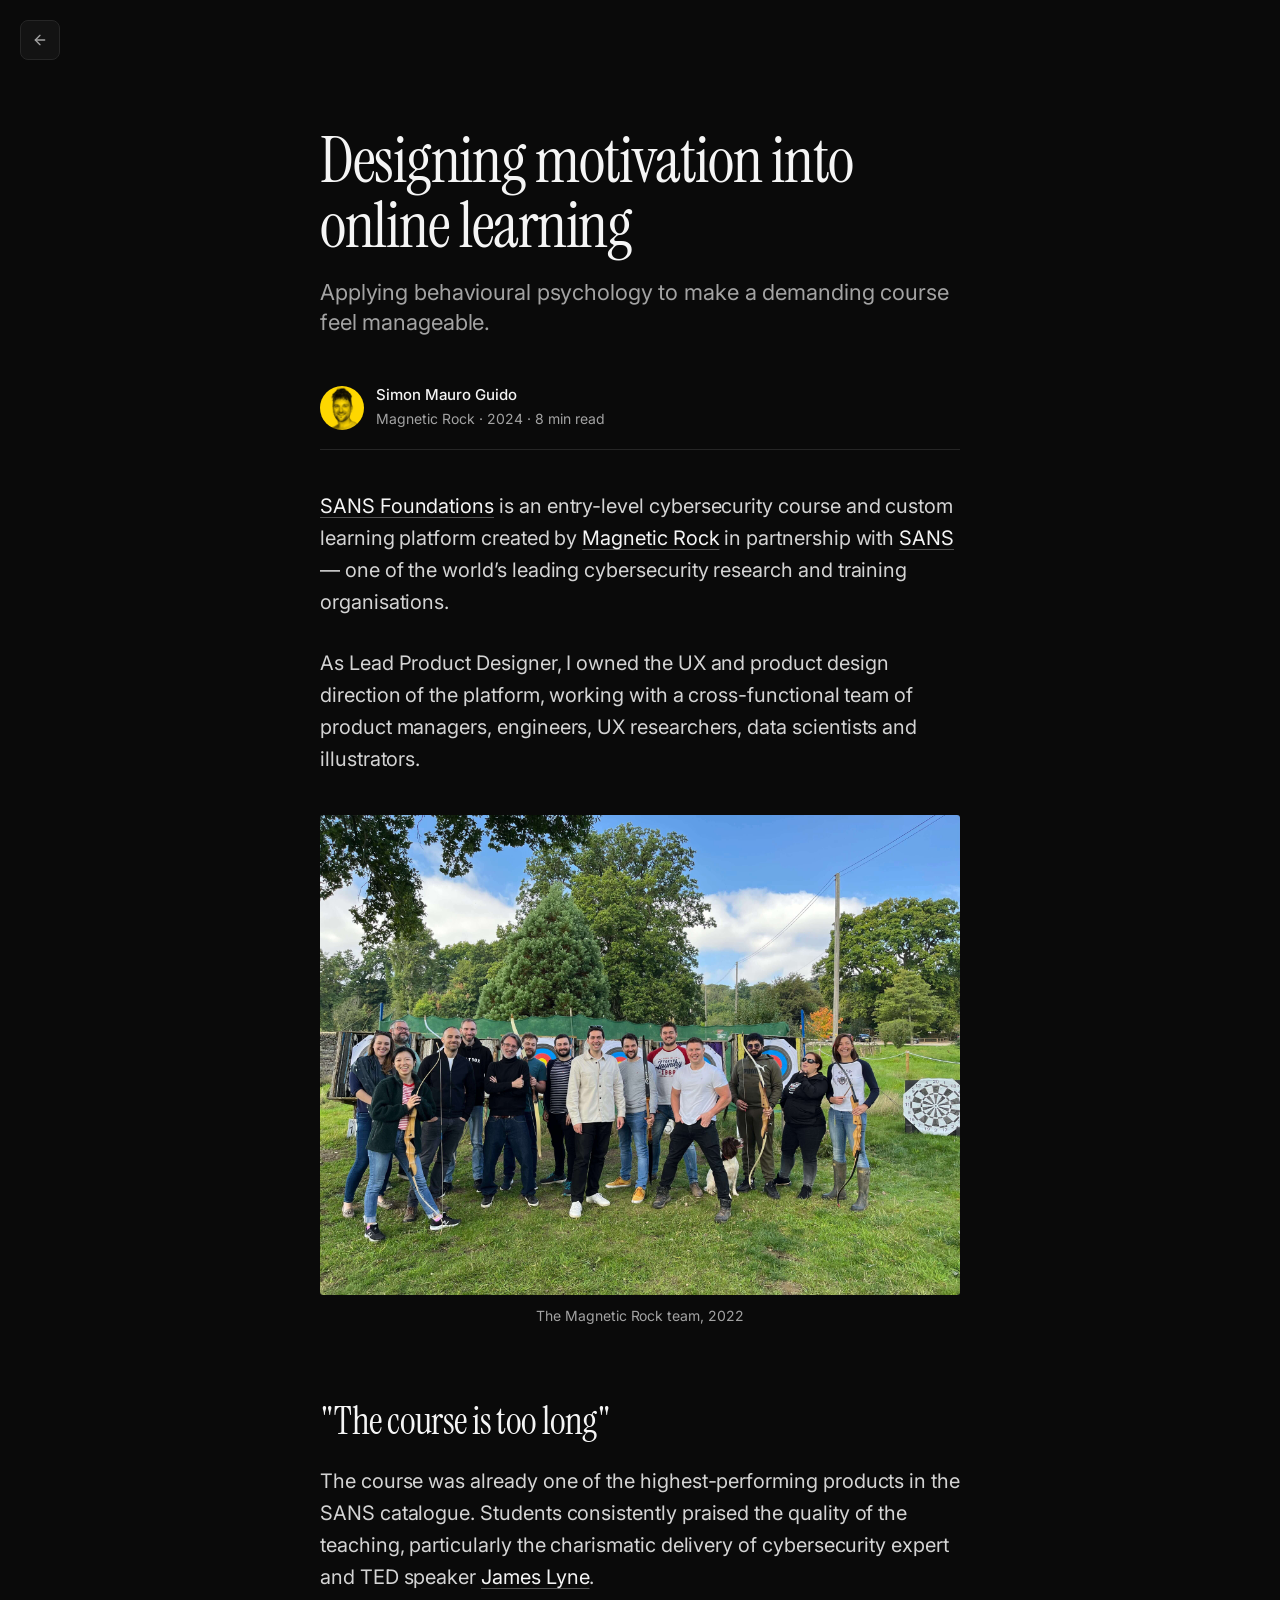
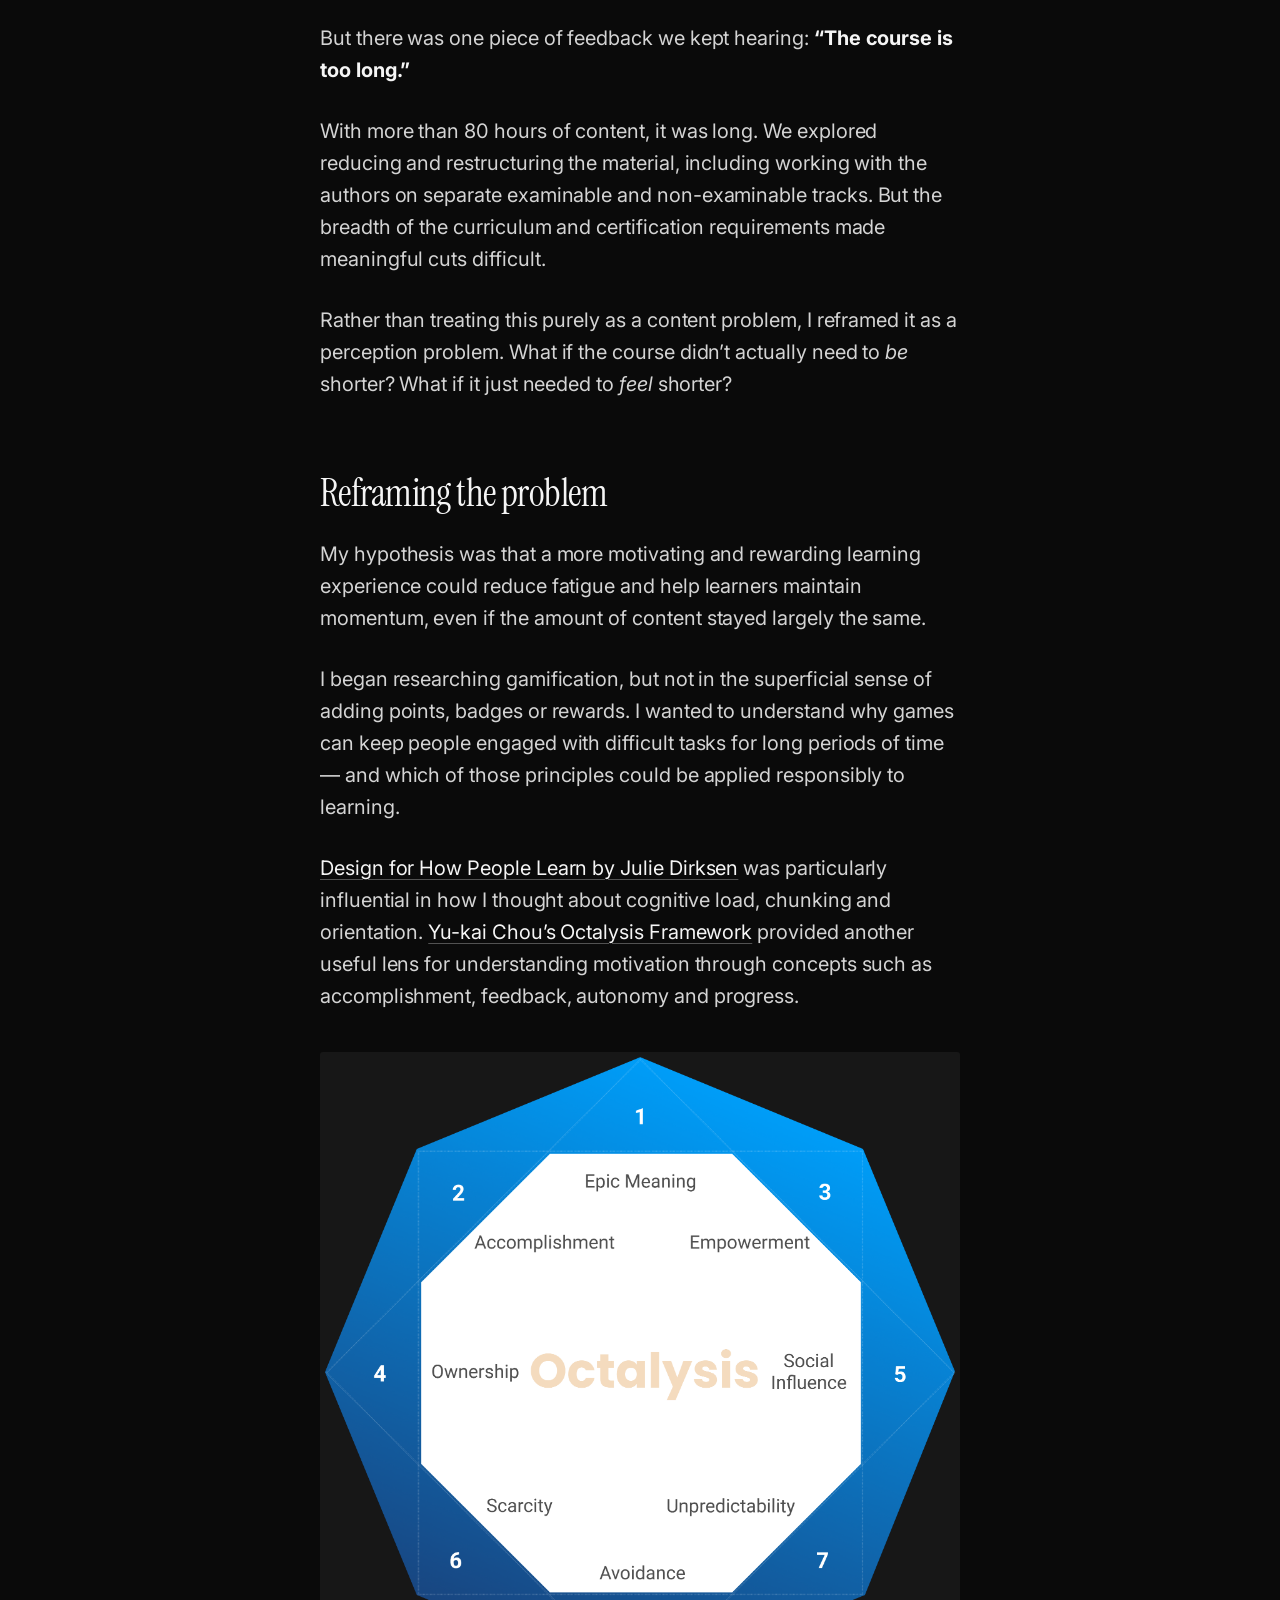
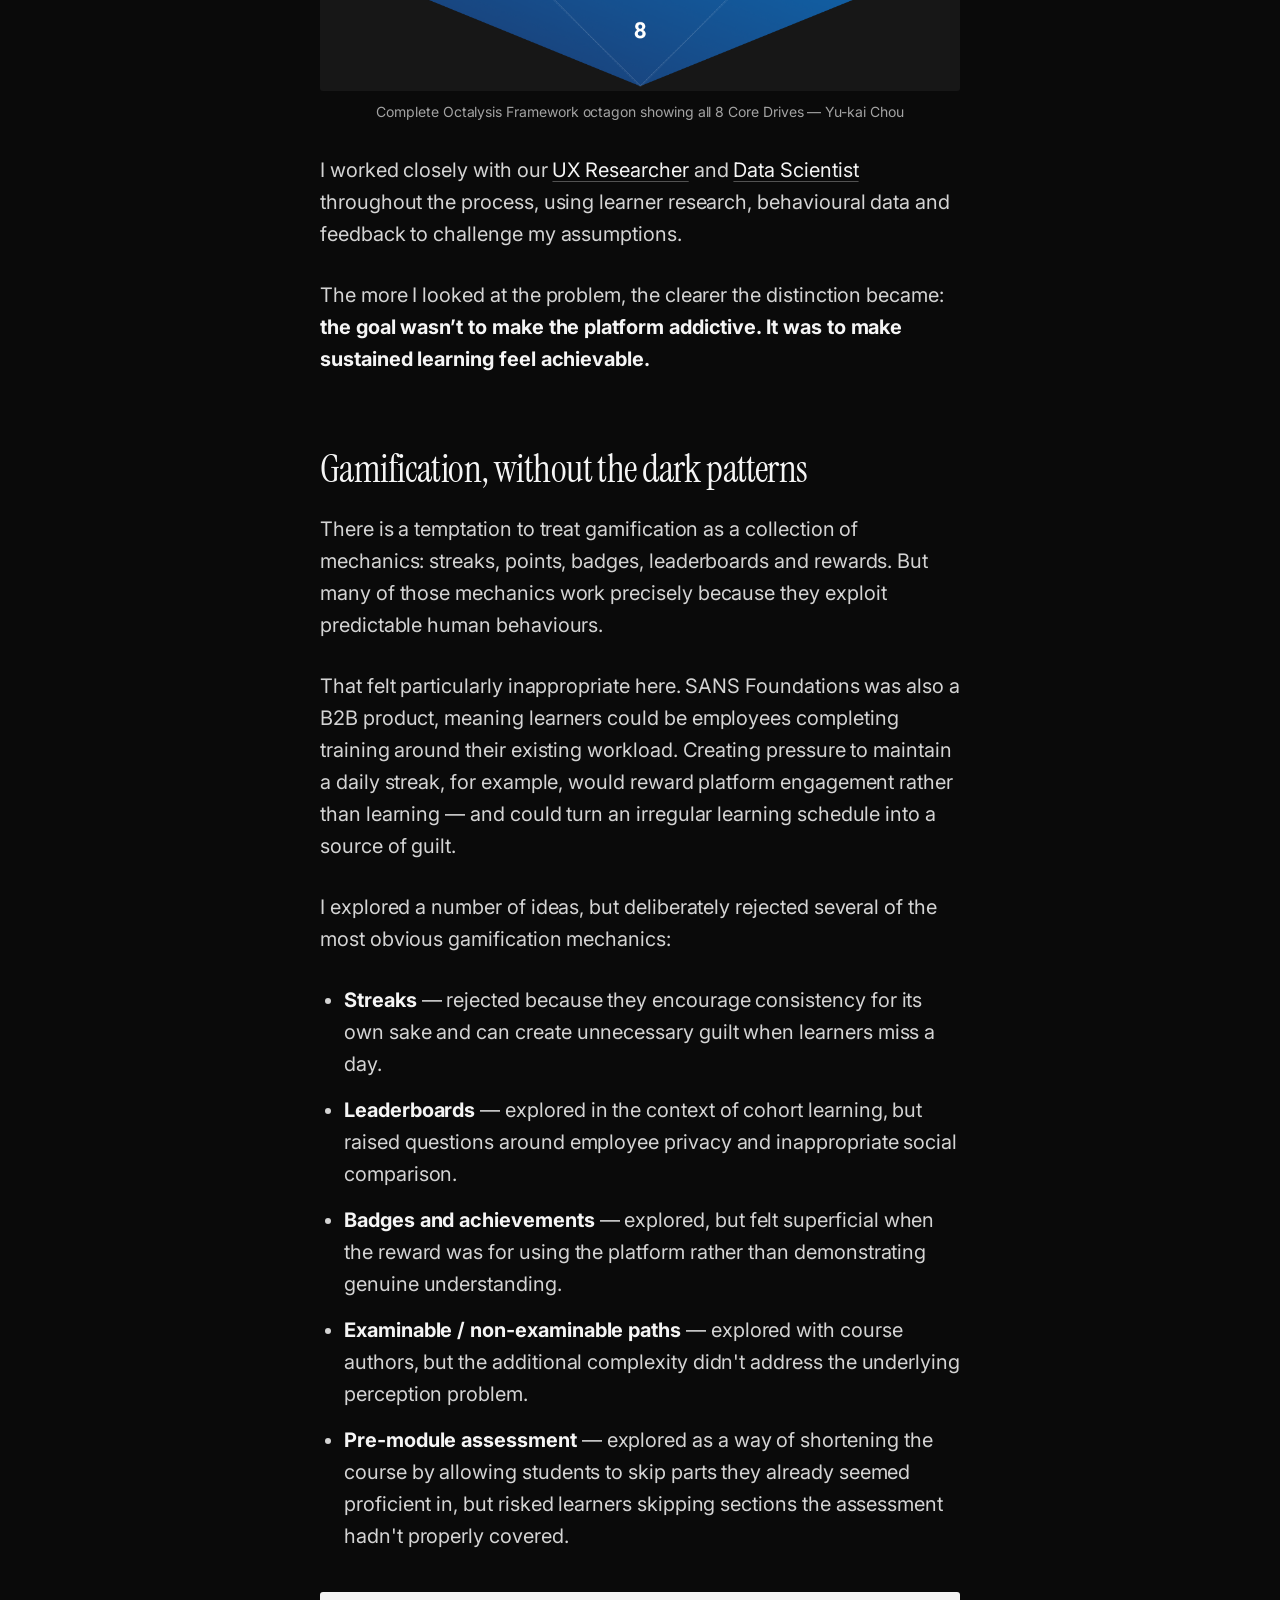
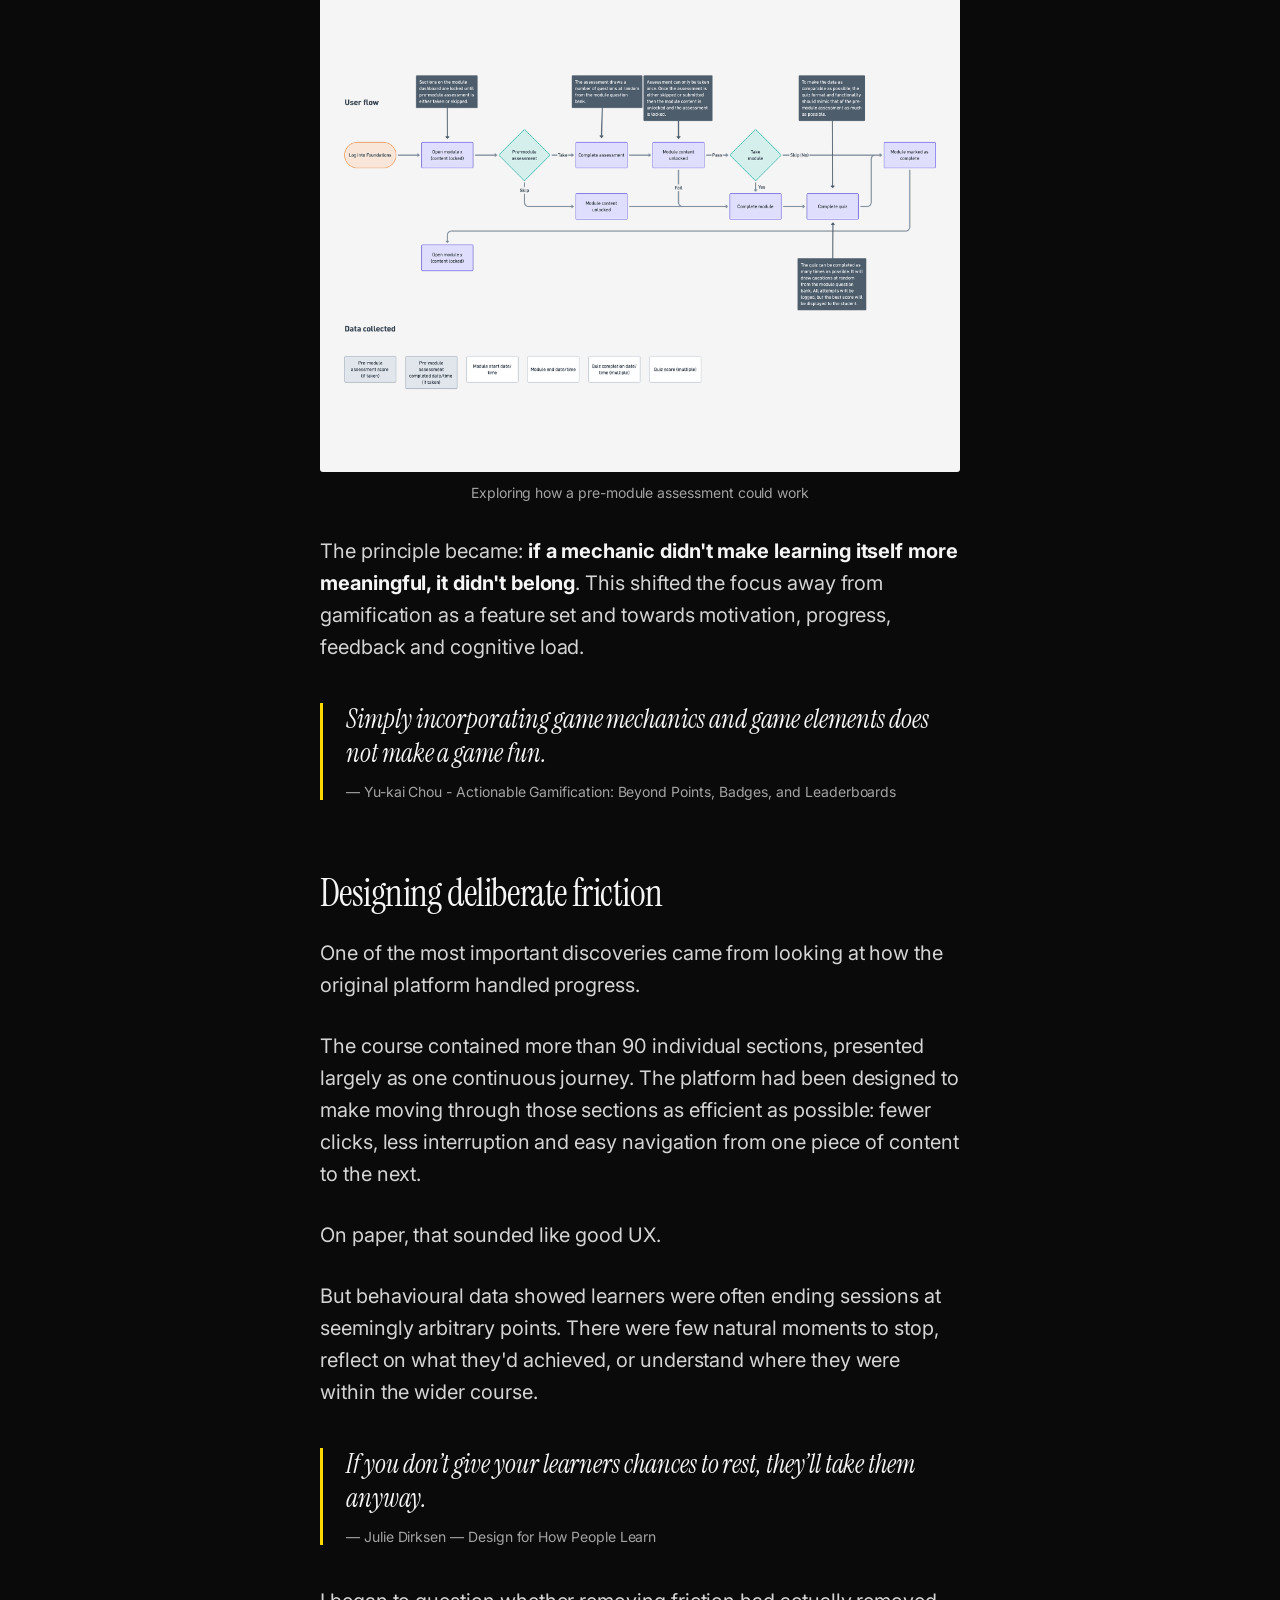
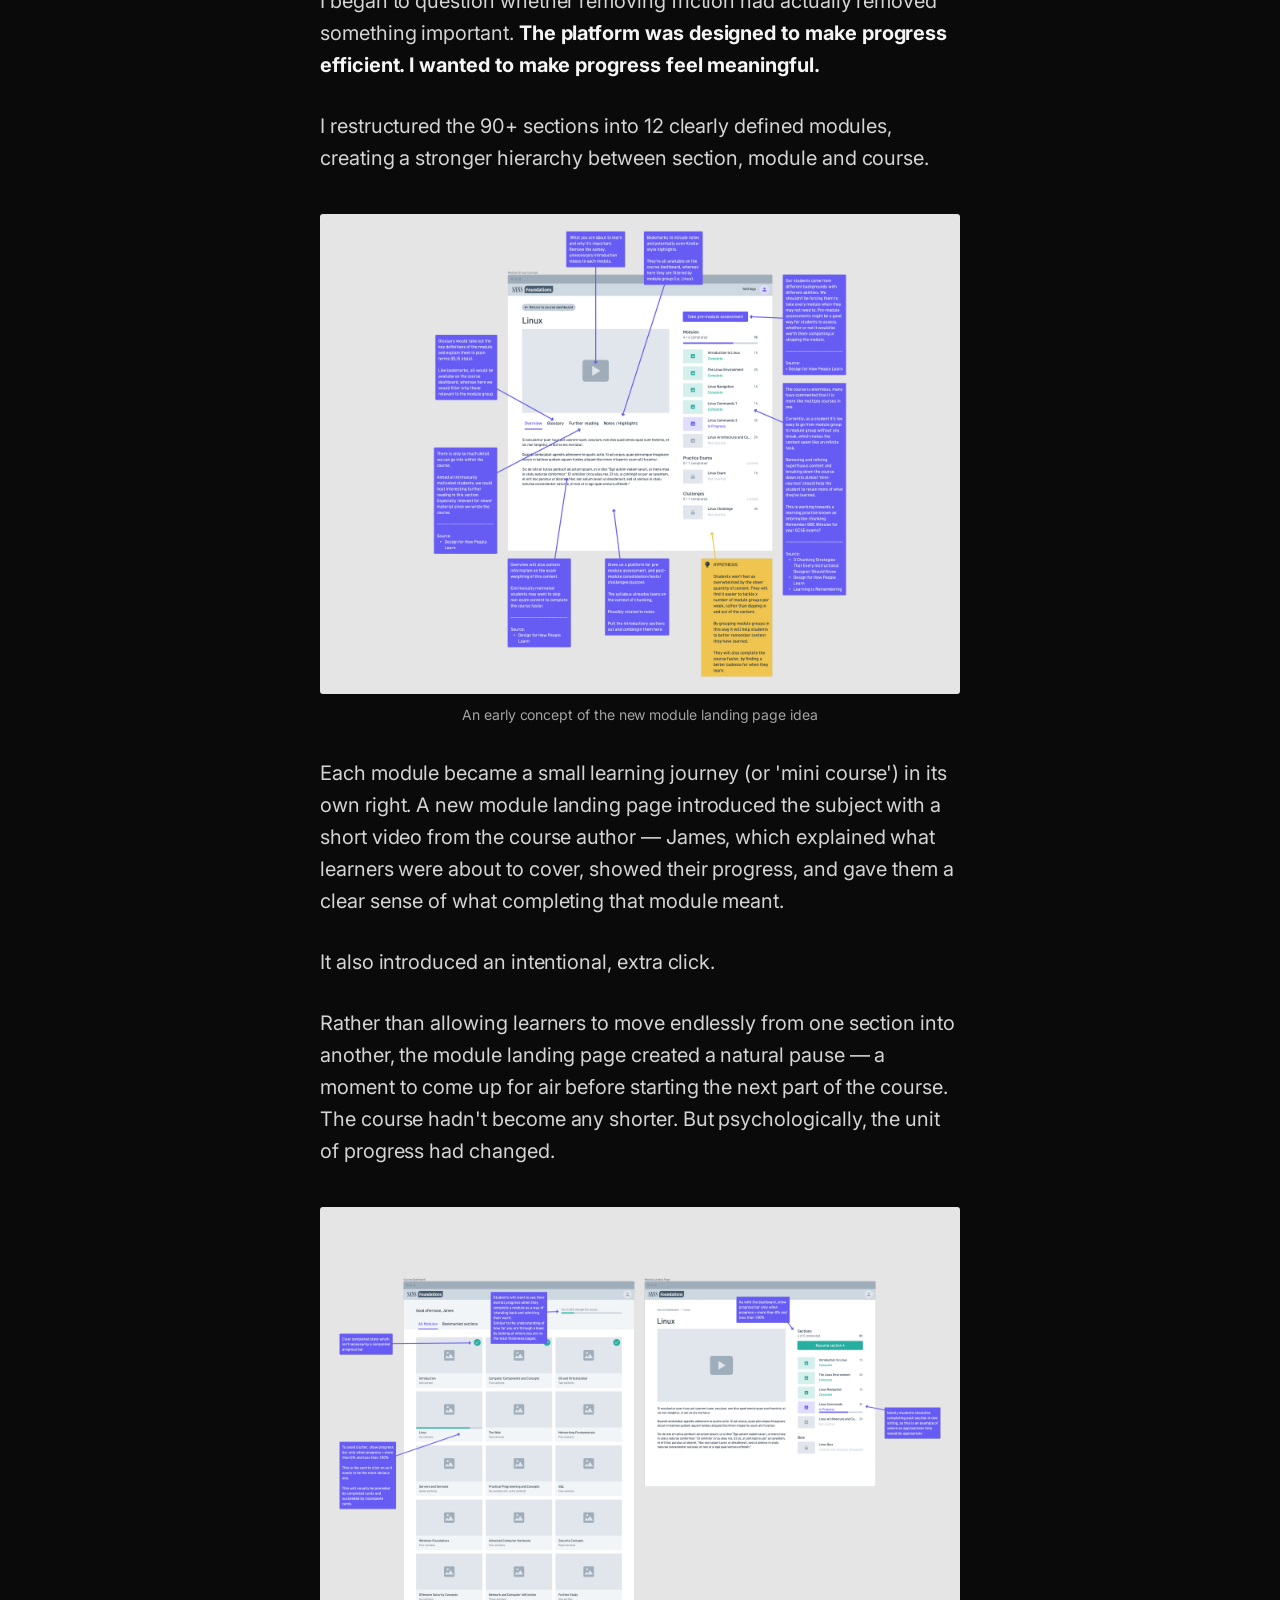
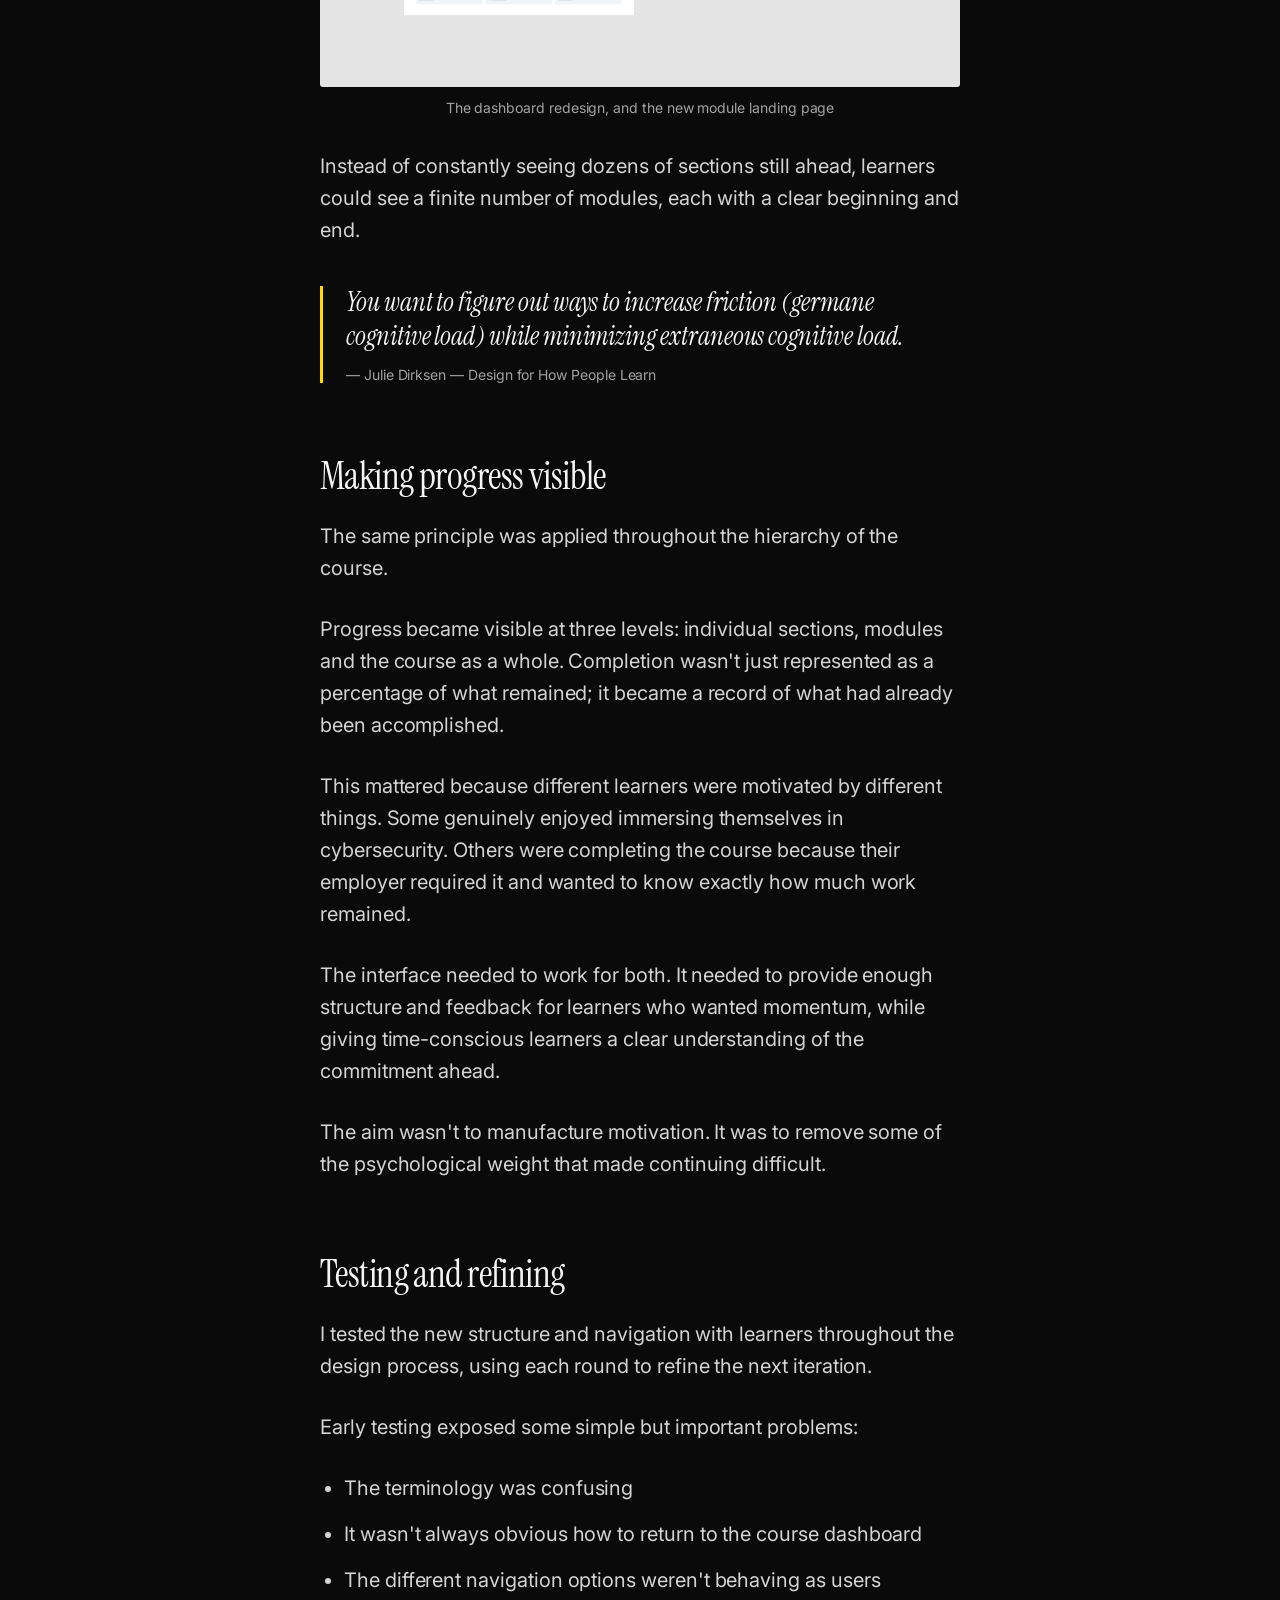
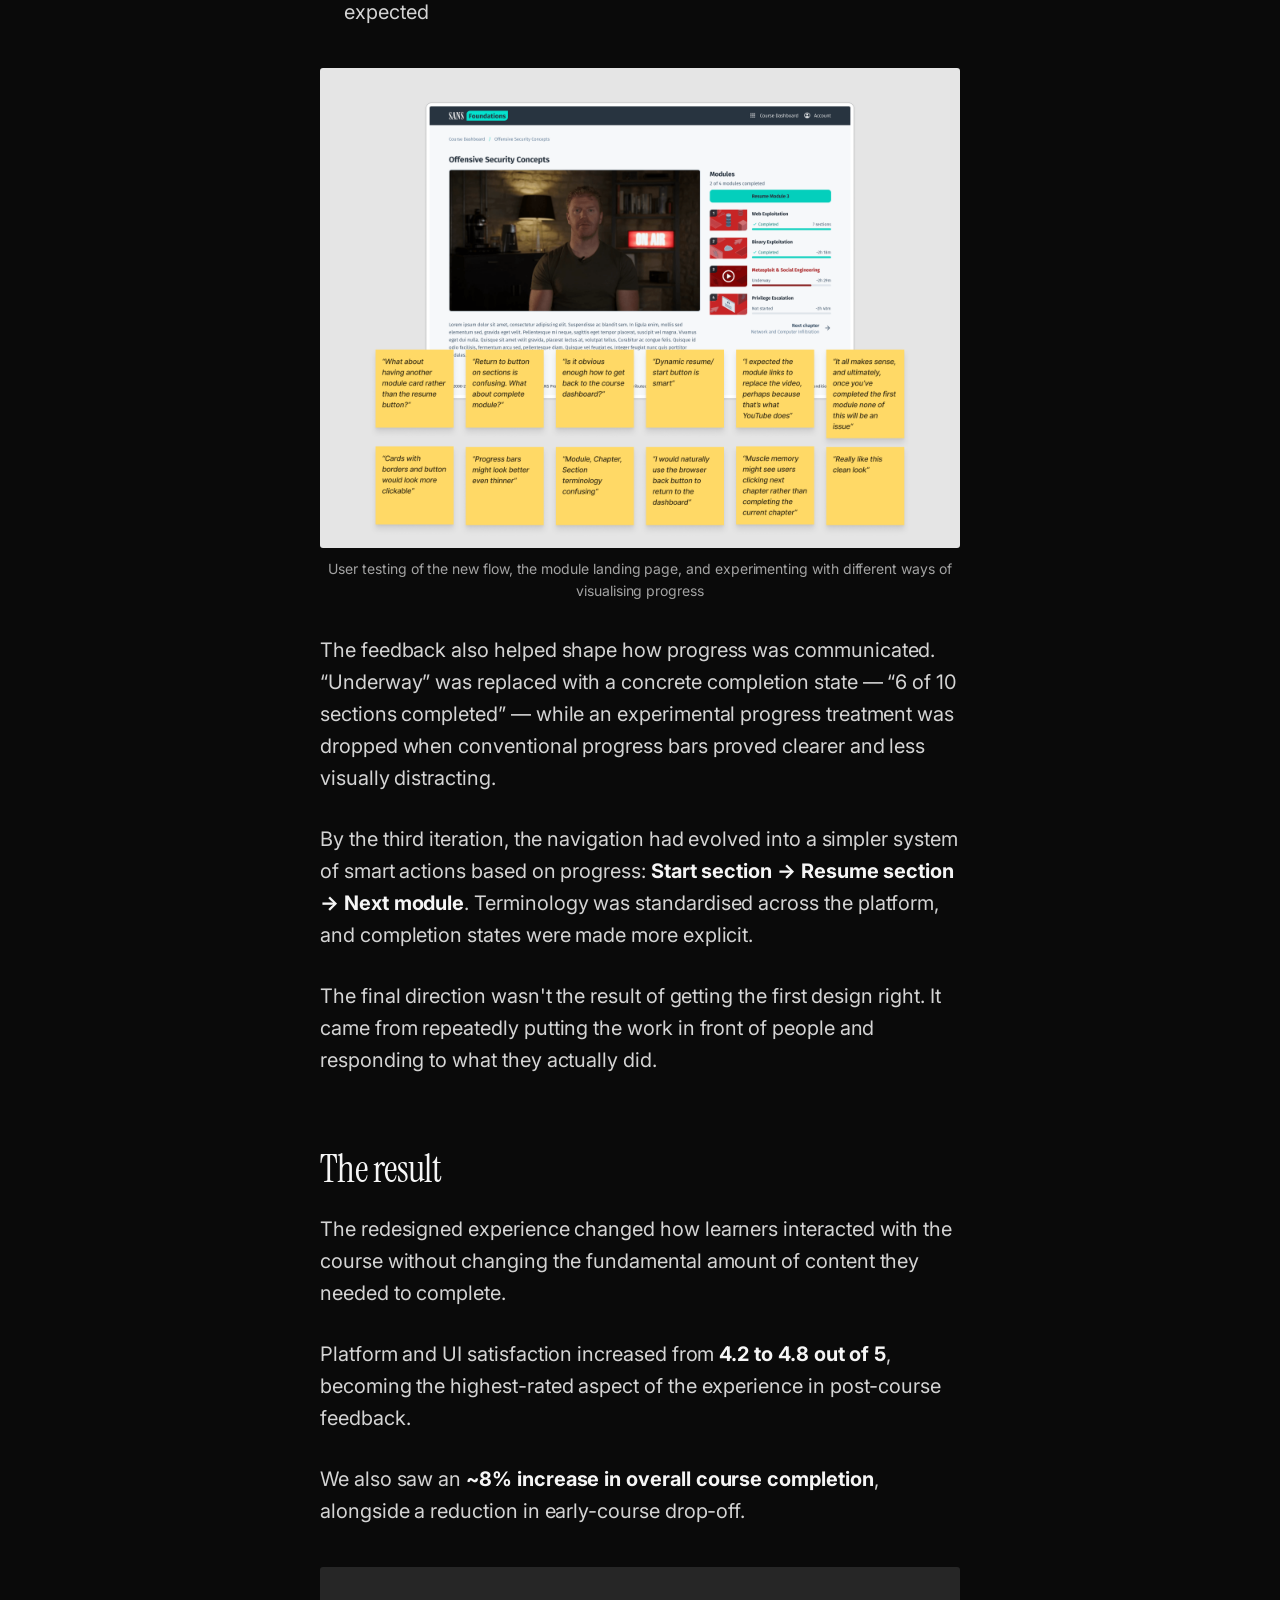
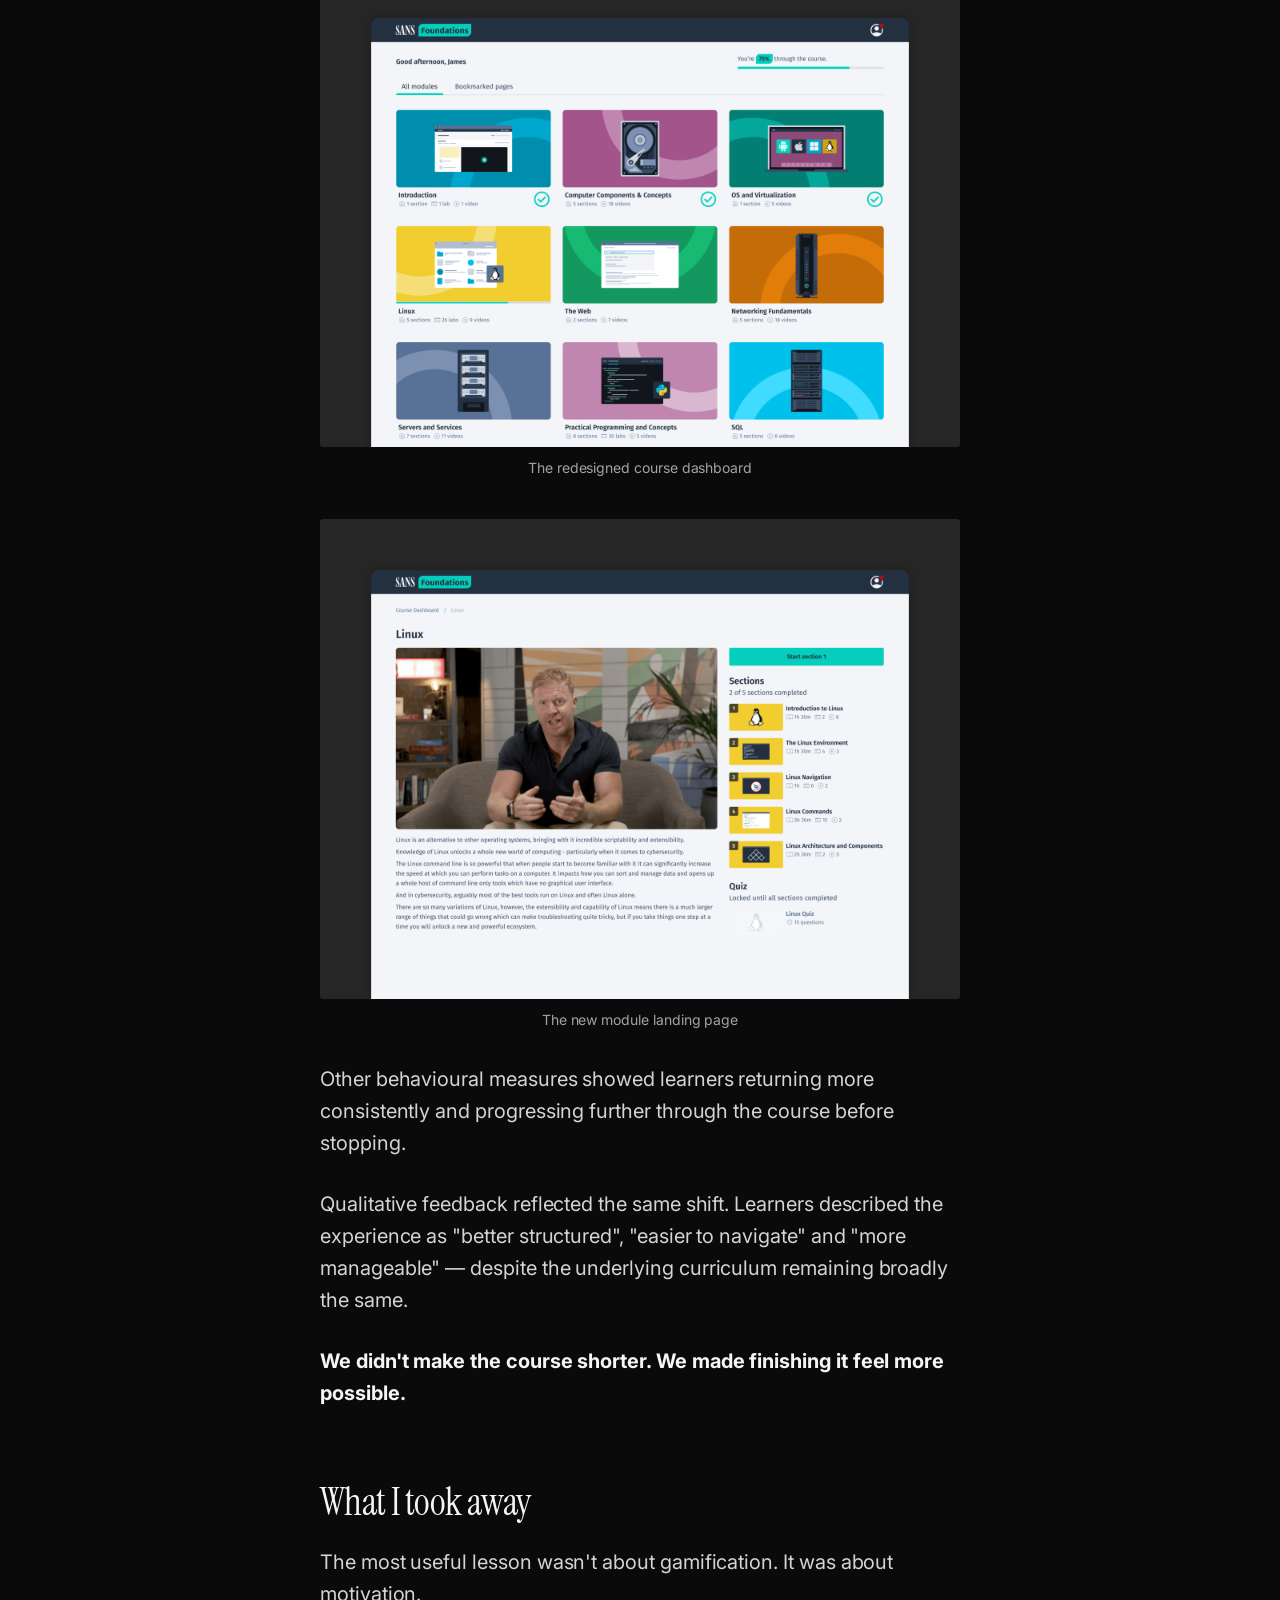
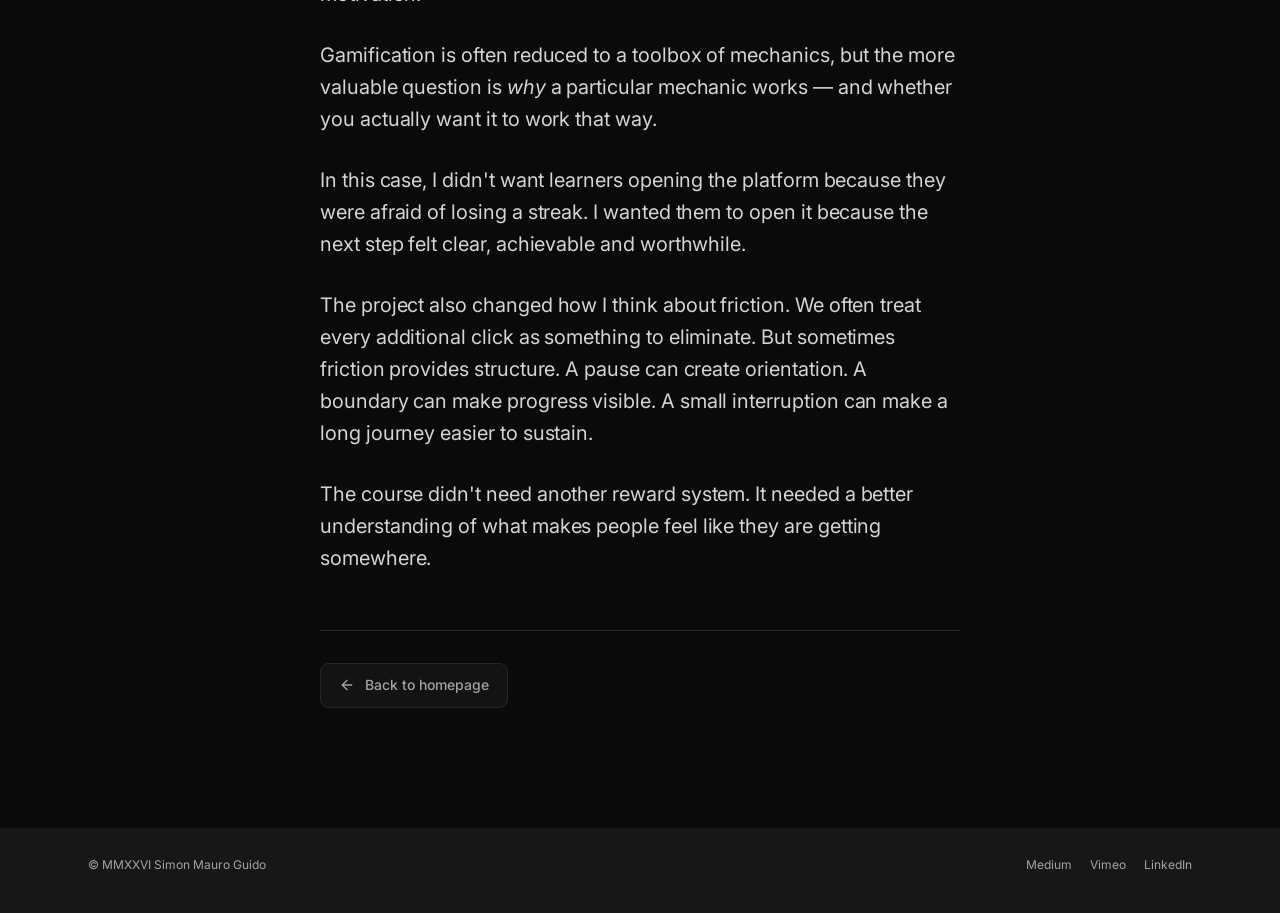
<file: project-foundations.html>
<!DOCTYPE html>
<html lang="en" data-theme="dark">
<head>
<!-- Google tag (gtag.js) -->
<script async src="https://www.googletagmanager.com/gtag/js?id=G-SGGXNHR2MG"></script>
<script>
  window.dataLayer = window.dataLayer || [];
  function gtag(){dataLayer.push(arguments);}
  gtag('js', new Date());

  gtag('config', 'G-SGGXNHR2MG');
</script>
<meta charset="UTF-8">
<meta name="viewport" content="width=device-width, initial-scale=1, viewport-fit=cover">
<title>Designing motivation into online learning — Simon Mauro Guido</title>
<meta name="description" content="Applying behavioural psychology to make SANS Foundations — a demanding cybersecurity course built by Magnetic Rock — feel manageable for learners.">
<link rel="canonical" href="https://smg.design/project-foundations.html">
<link rel="icon" href="images/favicon.png" type="image/png">
<link rel="apple-touch-icon" href="images/apple-touch-icon.png">
<meta property="og:type" content="article">
<meta property="og:site_name" content="Simon Mauro Guido">
<meta property="og:title" content="Designing motivation into online learning — Simon Mauro Guido">
<meta property="og:description" content="Applying behavioural psychology to make SANS Foundations — a demanding cybersecurity course built by Magnetic Rock — feel manageable for learners.">
<meta property="og:url" content="https://smg.design/project-foundations.html">
<meta property="og:image" content="https://smg.design/images/opengraph.png">
<meta name="twitter:card" content="summary_large_image">
<meta name="twitter:title" content="Designing motivation into online learning — Simon Mauro Guido">
<meta name="twitter:description" content="Applying behavioural psychology to make SANS Foundations — a demanding cybersecurity course built by Magnetic Rock — feel manageable for learners.">
<meta name="twitter:image" content="https://smg.design/images/opengraph.png">
<link rel="preconnect" href="https://fonts.googleapis.com">
<link rel="preconnect" href="https://fonts.gstatic.com" crossorigin>
<link href="https://fonts.googleapis.com/css2?family=Instrument+Serif:ital@0;1&family=Inter:wght@400;500;600&display=swap" rel="stylesheet">
<meta name="theme-color" content="#0a0a0a">
<script>(function(){var d=document.documentElement;d.classList.add('js');try{var q=location.search;if(/[?&]light\b/.test(q))sessionStorage.setItem('smg-theme','light');else if(/[?&]dark\b/.test(q))sessionStorage.removeItem('smg-theme');if(sessionStorage.getItem('smg-theme')==='light')d.setAttribute('data-theme','light')}catch(e){if(/[?&]light\b/.test(location.search))d.setAttribute('data-theme','light')}})()</script>
<link rel="stylesheet" href="styles.css">
</head>
<body>
<a class="back" href="index.html" aria-label="Back to homepage"><svg width="16" height="16" viewBox="0 0 24 24" fill="none" stroke="currentColor" stroke-width="2" stroke-linecap="round" stroke-linejoin="round" aria-hidden="true"><path d="M19 12H5"/><path d="M12 19 5 12l7-7"/></svg></a>
<main class="a">
  <header>
    <h1>Designing motivation into online learning</h1>
    <p class="dek">Applying behavioural psychology to make a demanding course feel manageable.</p>
    <a class="by" href="index.html"><img src="images/smg-profile.jpeg" alt=""><div><b>Simon Mauro Guido</b><span>Magnetic Rock · 2024 · 8 min read</span></div></a>
  </header>
  <article class="body">
<p><a href="https://sans-foundations.com" target="_blank" rel="nofollow">SANS Foundations</a> is an entry-level cybersecurity course and custom learning platform created by <a href="https://www.linkedin.com/company/magnetic-rock" target="_blank" rel="nofollow">Magnetic Rock</a> in partnership with <a href="https://www.sans.org" target="_blank" rel="nofollow">SANS</a> — one of the world’s leading cybersecurity research and training organisations.</p>

    <p>As Lead Product Designer, I owned the UX and product design direction of the platform, working with a cross-functional team of product managers, engineers, UX researchers, data scientists and illustrators.</p>

    <img data-zoom src="images/project-foundations-mrteam.jpg" alt="The Magnetic Rock team, 2022" loading="lazy">
    <figcaption>The Magnetic Rock team, 2022</figcaption>

    <h2>"The course is too long"</h2>

    <p>The course was already one of the highest-performing products in the SANS catalogue. Students consistently praised the quality of the teaching, particularly the charismatic delivery of cybersecurity expert and TED speaker <a href="https://www.jameslyne.com" target="_blank" rel="nofollow">James Lyne</a>.</p>

    <p>But there was one piece of feedback we kept hearing: <b>“The course is too long.”</b></p>

    <p>With more than 80 hours of content, it was long. We explored reducing and restructuring the material, including working with the authors on separate examinable and non-examinable tracks. But the breadth of the curriculum and certification requirements made meaningful cuts difficult.</p>

    <p>Rather than treating this purely as a content problem, I reframed it as a perception problem. What if the course didn’t actually need to <i>be</i> shorter? What if it just needed to <i>feel</i> shorter?</p>

    <h2>Reframing the problem</h2>

    <p>My hypothesis was that a more motivating and rewarding learning experience could reduce fatigue and help learners maintain momentum, even if the amount of content stayed largely the same.</p>

    <p>I began researching gamification, but not in the superficial sense of adding points, badges or rewards. I wanted to understand why games can keep people engaged with difficult tasks for long periods of time — and which of those principles could be applied responsibly to learning.</p>

    <p><a href="https://www.goodreads.com/en/book/show/13127519-design-for-how-people-learn" target="_blank">Design for How People Learn by Julie Dirksen</a> was particularly influential in how I thought about cognitive load, chunking and orientation. <a href="https://yukaichou.com/gamification-examples/octalysis-gamification-framework/" target="_blank"> Yu-kai Chou’s Octalysis Framework</a> provided another useful lens for understanding motivation through concepts such as accomplishment, feedback, autonomy and progress.</p>

    <img data-zoom src="images/project-foundations-octalysisframework.png" alt="Complete Octalysis Framework octagon showing all 8 Core Drives — Yu-kai Chou" loading="lazy">
    <figcaption>Complete Octalysis Framework octagon showing all 8 Core Drives — Yu-kai Chou</figcaption>

    <p>I worked closely with our <a href="https://www.linkedin.com/in/mcshefferty/" target="_blank">UX Researcher</a> and <a href="https://www.linkedin.com/in/oliver-waddup-phd-3aa82a238/" target="_blank">Data Scientist</a> throughout the process, using learner research, behavioural data and feedback to challenge my assumptions.</p>

    <p>The more I looked at the problem, the clearer the distinction became: <strong>the goal wasn’t to make the platform addictive. It was to make sustained learning feel achievable.</strong></p>

    <h2>Gamification, without the dark patterns</h2>

    <p>There is a temptation to treat gamification as a collection of mechanics: streaks, points, badges, leaderboards and rewards. But many of those mechanics work precisely because they exploit predictable human behaviours.</p>

    <p>That felt particularly inappropriate here. SANS Foundations was also a B2B product, meaning learners could be employees completing training around their existing workload. Creating pressure to maintain a daily streak, for example, would reward platform engagement rather than learning — and could turn an irregular learning schedule into a source of guilt.</p>

    <p>I explored a number of ideas, but deliberately rejected several of the most obvious gamification mechanics:</p>

    <ul>
      <li><strong>Streaks</strong> — rejected because they encourage consistency for its own sake and can create unnecessary guilt when learners miss a day.</li>
      <li><strong>Leaderboards</strong> — explored in the context of cohort learning, but raised questions around employee privacy and inappropriate social comparison.</li>
      <li><strong>Badges and achievements</strong> — explored, but felt superficial when the reward was for using the platform rather than demonstrating genuine understanding.</li>
      <li><strong>Examinable / non-examinable paths</strong> — explored with course authors, but the additional complexity didn't address the underlying perception problem.</li>
      <li><strong>Pre-module assessment</strong> — explored as a way of shortening the course by allowing students to skip parts they already seemed proficient in, but risked learners skipping sections the assessment hadn't properly covered.</li>
    </ul>

    <img data-zoom src="images/project-foundations-premodassessment.png" alt="Pre-module assessment wireframes" loading="lazy">
    <figcaption>Exploring how a pre-module assessment could work</figcaption>

    <p>The principle became: <strong>if a mechanic didn't make learning itself more meaningful, it didn't belong</strong>. This shifted the focus away from gamification as a feature set and towards motivation, progress, feedback and cognitive load.</p>

        <blockquote>
          <p>Simply incorporating game mechanics and game elements does not make a game fun.</p>
          <cite>— Yu-kai Chou - Actionable Gamification: Beyond Points, Badges, and Leaderboards</cite>
        </blockquote>

    <h2>Designing deliberate friction</h2>

    <p>One of the most important discoveries came from looking at how the original platform handled progress.</p>

    <p>The course contained more than 90 individual sections, presented largely as one continuous journey. The platform had been designed to make moving through those sections as efficient as possible: fewer clicks, less interruption and easy navigation from one piece of content to the next.</p>

    <p>On paper, that sounded like good UX.</p>

    <p>But behavioural data showed learners were often ending sessions at seemingly arbitrary points. There were few natural moments to stop, reflect on what they'd achieved, or understand where they were within the wider course.</p>

        <blockquote>
          <p>If you don’t give your learners chances to rest, they’ll take them anyway.</p>
          <cite>— Julie Dirksen — Design for How People Learn</cite>
        </blockquote>

    <p>I began to question whether removing friction had actually removed something important. <strong>The platform was designed to make progress efficient. I wanted to make progress feel meaningful.</strong></p>
    
    <p>I restructured the 90+ sections into 12 clearly defined modules, creating a stronger hierarchy between section, module and course.</p>

    <img data-zoom src="images/project-foundations-concept.png" alt="Early wireframes of the module landing page" loading="lazy">
    <figcaption>An early concept of the new module landing page idea</figcaption>

    <p>Each module became a small learning journey (or 'mini course') in its own right. A new module landing page introduced the subject with a short video from the course author — James, which explained what learners were about to cover, showed their progress, and gave them a clear sense of what completing that module meant.</p>

    <p>It also introduced an intentional, extra click.</p>

    <p>Rather than allowing learners to move endlessly from one section into another, the module landing page created a natural pause — a moment to come up for air before starting the next part of the course. The course hadn't become any shorter. But psychologically, the unit of progress had changed.</p>

    <img data-zoom src="images/project-foundations-wireframes.png" alt="Dashboard redesign and the module landing page" loading="lazy">
    <figcaption>The dashboard redesign, and the new module landing page</figcaption>

    <p>Instead of constantly seeing dozens of sections still ahead, learners could see a finite number of modules, each with a clear beginning and end.</p>

        <blockquote>
          <p>You want to figure out ways to increase friction (germane cognitive load) while minimizing extraneous cognitive load.</p>
          <cite>— Julie Dirksen — Design for How People Learn</cite>
        </blockquote>

    <h2>Making progress visible</h2>

    <p>The same principle was applied throughout the hierarchy of the course.</p>

    <p>Progress became visible at three levels: individual sections, modules and the course as a whole. Completion wasn't just represented as a percentage of what remained; it became a record of what had already been accomplished.</p>

    <p>This mattered because different learners were motivated by different things. Some genuinely enjoyed immersing themselves in cybersecurity. Others were completing the course because their employer required it and wanted to know exactly how much work remained.</p>

    <p>The interface needed to work for both. It needed to provide enough structure and feedback for learners who wanted momentum, while giving time-conscious learners a clear understanding of the commitment ahead.</p>

    <p>The aim wasn't to manufacture motivation. It was to remove some of the psychological weight that made continuing difficult.</p>

    <h2>Testing and refining</h2>

    <p>I tested the new structure and navigation with learners throughout the design process, using each round to refine the next iteration.</p>

    <p>Early testing exposed some simple but important problems:</p>

      <ul>
        <li>The terminology was confusing</li>
        <li>It wasn't always obvious how to return to the course dashboard</li>
        <li>The different navigation options weren't behaving as users expected</li>
      </ul>

    <img data-zoom src="images/project-foundations-testing.png" alt="User testing feedback of the module landing page" loading="lazy">
    <figcaption>User testing of the new flow, the module landing page, and experimenting with different ways of visualising progress</figcaption>

    <p>The feedback also helped shape how progress was communicated. “Underway” was replaced with a concrete completion state — “6 of 10 sections completed” — while an experimental progress treatment was dropped when conventional progress bars proved clearer and less visually distracting.</p>

    <p>By the third iteration, the navigation had evolved into a simpler system of smart actions based on progress: <strong>Start section → Resume section → Next module</strong>. Terminology was standardised across the platform, and completion states were made more explicit.</p>

    <p>The final direction wasn't the result of getting the first design right. It came from repeatedly putting the work in front of people and responding to what they actually did.</p>

    <h2>The result</h2>

    <p>The redesigned experience changed how learners interacted with the course without changing the fundamental amount of content they needed to complete.</p>

    <p>Platform and UI satisfaction increased from <strong>4.2 to 4.8 out of 5</strong>, becoming the highest-rated aspect of the experience in post-course feedback.</p>

    <p>We also saw an <strong>~8% increase in overall course completion</strong>, alongside a reduction in early-course drop-off.</p>

    <img data-zoom src="images/project-foundations-dashboard.png" alt="The redesigned course dashboard, showing progress across modules" loading="lazy">
    <figcaption>The redesigned course dashboard</figcaption>

    <img data-zoom src="images/project-foundations-module.png" alt="The redesigned module view" loading="lazy">
    <figcaption>The new module landing page</figcaption>

    <p>Other behavioural measures showed learners returning more consistently and progressing further through the course before stopping.</p>

    <p>Qualitative feedback reflected the same shift. Learners described the experience as "better structured", "easier to navigate" and "more manageable" — despite the underlying curriculum remaining broadly the same.</p>

    <p><strong>We didn't make the course shorter. We made finishing it feel more possible.</strong></p>

    <h2>What I took away</h2>

    <p>The most useful lesson wasn't about gamification. It was about motivation.</p>

    <p>Gamification is often reduced to a toolbox of mechanics, but the more valuable question is <em>why</em> a particular mechanic works — and whether you actually want it to work that way.</p>

    <p>In this case, I didn't want learners opening the platform because they were afraid of losing a streak. I wanted them to open it because the next step felt clear, achievable and worthwhile.</p>

    <p>The project also changed how I think about friction. We often treat every additional click as something to eliminate. But sometimes friction provides structure. A pause can create orientation. A boundary can make progress visible. A small interruption can make a long journey easier to sustain.</p>

    <p>The course didn't need another reward system. It needed a better understanding of what makes people feel like they are getting somewhere.</p>
  </article>
  <div class="end"><a class="btn-2" href="index.html"><svg width="16" height="16" viewBox="0 0 24 24" fill="none" stroke="currentColor" stroke-width="2" stroke-linecap="round" stroke-linejoin="round" aria-hidden="true"><path d="M19 12H5"/><path d="M12 19 5 12l7-7"/></svg>Back to homepage</a></div>
</main>

<footer><div class="wrap">
  <!-- "Member of" row hidden for now — restore when ready:
  <div class="mem"><span>Member of</span><span>…</span></div> -->
  <div class="bot"><span>© MMXXVI Simon Mauro Guido</span>
    <div class="l"><a href="https://medium.com/@smgdesign" target="_blank" rel="noopener">Medium</a><a href="https://vimeo.com/smgdesign" target="_blank" rel="noopener">Vimeo</a><a href="https://www.linkedin.com/in/simonmauroguido" target="_blank" rel="noopener">LinkedIn</a></div></div>
</div></footer>
<script src="site.js"></script>
</body>
</html>
</file>
<file: styles.css>
/* Simon Mauro Guido — shared styles (home, articles, kitchen sink) */
/* ==========================================================================
   COLOUR TOKENS
   Layer 1 — primitives: Tailwind CSS palette (hex), plus the one custom colour (--accent).
   Layer 2 — semantic tokens: the only colours the rest of this file uses.
   Dark is the default. Light is an easter egg: add ?light to any URL
   (remembered for the tab; ?dark clears it).
   ========================================================================== */
:root{
  /* Primitives */
  --white:#fff; --black:#000;
  --neutral-100:#f5f5f5; --neutral-200:#e5e5e5; --neutral-300:#d4d4d4; --neutral-400:#a3a3a3; --neutral-500:#737373;
  --neutral-600:#525252; --neutral-700:#404040; --neutral-800:#262626; --neutral-900:#171717; --neutral-950:#0a0a0a;
  --amber-500:#f59e0b; --amber-700:#b45309;
  --accent:#FFD800; /* brand yellow — the only non-Tailwind colour */

  /* Semantic — dark (default) */
  --bg-primary:var(--neutral-950);
  --bg-secondary:var(--neutral-900);
  --text-primary:var(--neutral-100);
  --text-body:var(--neutral-300);      /* article paragraphs */
  --text-secondary:var(--neutral-400);
  --text-tertiary:var(--neutral-500);
  --border-primary:var(--neutral-800);
  --border-strong:var(--neutral-600);  /* link underlines at rest */
  --warning:var(--amber-500);
  --on-accent:var(--neutral-950);
  --signature-filter:none;
  --overlay-bg:color-mix(in srgb,var(--black) 93%,transparent);
  --overlay-text:var(--neutral-100);
  --overlay-text-secondary:var(--neutral-400);
  --scrim:color-mix(in srgb,var(--black) 47%,transparent);

  --serif:'Instrument Serif',Georgia,serif;
  --sans:-apple-system,BlinkMacSystemFont,'SF Pro Text','Inter','Helvetica Neue',Arial,sans-serif;
  color-scheme:dark;
  box-sizing:border-box;padding-top:env(safe-area-inset-top,0px);padding-bottom:env(safe-area-inset-bottom,0px);
}
/* Semantic — light */
:root[data-theme="light"]{
  --bg-primary:var(--white);
  --bg-secondary:var(--neutral-100);
  --text-primary:var(--neutral-900);
  --text-body:var(--neutral-700);
  --text-secondary:var(--neutral-600);
  --text-tertiary:var(--neutral-500);
  --border-primary:var(--neutral-200);
  --border-strong:var(--neutral-400);
  --warning:var(--amber-700);
  --signature-filter:invert(1);
  color-scheme:light;
}
*{box-sizing:border-box}
html{scroll-behavior:smooth}
body{margin:0;background:var(--bg-primary);color:var(--text-primary);font:400 17px/1.47 var(--sans);-webkit-font-smoothing:antialiased;overflow-x:clip;transition:background .3s,color .3s}
::selection{background:var(--accent);color:var(--on-accent)}
a{color:inherit;text-decoration:none}
img{display:block}
.hidden{display:none!important}
.wrap{max-width:1200px;margin:0 auto;padding:0 clamp(20px,4vw,48px)}
.small{font-size:13px;color:var(--text-tertiary)}
/* One link pattern everywhere: quiet at rest, ink + yellow underline on hover */
.lnk,footer a,footer button,.item h3,.by b,.author b,.body a{text-decoration:underline;text-decoration-color:transparent;text-decoration-thickness:1px;text-underline-offset:4px;transition:color .2s,text-decoration-color .2s}
.lnk:hover,footer a:hover,footer button:hover,a.item:hover h3,.by:hover b,.author:hover b,.body a:hover{color:var(--text-primary);text-decoration-color:var(--accent)}
.lnk{color:var(--text-secondary);font-size:15px;display:inline-block;margin-top:14px}
.sub{margin:14px 0 0;font-size:15px;line-height:1.45;color:var(--text-secondary);max-width:22em}

/* hero */
.hero{position:sticky;top:0;min-height:100svh;display:flex;align-items:center;z-index:0}
.hero-in{width:100%;display:flex;flex-direction:column;align-items:flex-start;padding-block:clamp(56px,10vh,120px);transform-origin:0 50%;will-change:opacity,transform}
.over{position:relative;z-index:1;background:var(--bg-primary)}
.sig{display:block;width:min(240px,60%);filter:var(--signature-filter);margin:8px 0 0}
.hero h1{font:400 clamp(56px,9.8vw,132px)/.93 var(--serif);letter-spacing:-.025em;margin:0}
.ln{display:block;white-space:nowrap}
.hero p{font-size:clamp(19px,1.8vw,24px);line-height:1.4;color:var(--text-secondary);margin:clamp(24px,4vh,40px) 0 clamp(28px,5vh,48px);max-width:28em}
.btns{display:flex;gap:22px;align-items:center;flex-wrap:wrap}
.btn{background:var(--text-primary);color:var(--bg-primary);font-size:14px;font-weight:500;padding:11px 20px;border-radius:8px;transition:opacity .2s}
.btn:hover{opacity:.82}

/* sections: heading column + content column */
.sec{display:grid;grid-template-columns:minmax(0,1fr) minmax(0,2fr);gap:clamp(24px,5vw,72px);padding:64px 0 72px;border-top:1px solid var(--border-primary)}
.sec h2{font:400 clamp(40px,5vw,60px)/1 var(--serif);letter-spacing:-.015em;margin:0}
.stick{position:sticky;top:24px}
.sec.full{grid-template-columns:1fr;gap:32px}
@media(max-width:820px){.sec{grid-template-columns:1fr;padding:48px 0}.stick{position:static}}

.item{display:flex;gap:24px;padding:22px 0;border-top:1px solid var(--border-primary);align-items:flex-start}
.item:first-child{border-top:0;padding-top:0}
.th{width:220px;flex:none;aspect-ratio:4/3;border-radius:6px;overflow:hidden;background:var(--bg-secondary);position:relative}
.th img{width:100%;height:100%;object-fit:cover;transition:transform .8s cubic-bezier(.2,.7,.2,1)}
a.item:hover .th img{transform:scale(1.04)}
.item h3{font:600 21px/1.25 var(--sans);letter-spacing:-.01em;margin:0 0 6px}
.item p{margin:0 0 10px;color:var(--text-secondary);font-size:16px;max-width:46ch}
.soon .th::after{content:"Coming Soon";position:absolute;inset:0;display:flex;align-items:center;justify-content:center;font:600 12px var(--sans);color:var(--overlay-text);background:var(--scrim)}
@media(max-width:600px){.item{flex-direction:column;gap:14px}.th{width:100%}}

.xr{display:flex;gap:16px;align-items:center;padding:16px 0;border-top:1px solid var(--border-primary)}
.xr:first-child{border-top:0;padding-top:0}
.lg{width:44px;height:44px;border-radius:6px;overflow:hidden;background:var(--bg-secondary);flex:none;border:1px solid var(--border-primary)}
.lg img{width:100%;height:100%;object-fit:cover}
.xr b{display:block;font-weight:600;font-size:17px;line-height:1.25;letter-spacing:-.01em}
.xr .small{display:block;line-height:1.3;margin-top:2px}
.xr .yr{margin-left:auto;font-size:13px;color:var(--text-secondary);white-space:nowrap}

.shots{display:grid;grid-template-columns:repeat(3,1fr);gap:16px;margin-top:36px}
.shot{border:0;padding:0;aspect-ratio:4/3;border-radius:8px;overflow:hidden;background:var(--bg-secondary);cursor:zoom-in}
.shot img{width:100%;height:100%;object-fit:cover;transition:transform .8s cubic-bezier(.2,.7,.2,1)}
.shot:hover img{transform:scale(1.04)}
@media(max-width:800px){.shots{grid-template-columns:1fr 1fr}}@media(max-width:640px){.shots{grid-template-columns:1fr}}

.about p{font-size:clamp(17px,1.5vw,19px);line-height:1.6;color:var(--text-secondary);margin:0 0 1.2em;max-width:36em}
.me-img{width:100%;aspect-ratio:1;object-fit:cover;border-radius:8px;background:var(--bg-secondary)}

.rec{display:flex;gap:16px;padding:22px 0;border-top:1px solid var(--border-primary)}
.rec:first-child{border-top:0;padding-top:0}
.rec img{width:48px;height:48px;border-radius:50%;object-fit:cover;background:var(--bg-secondary);flex:none}
.rec p{margin:0 0 10px;font-size:17px;color:var(--text-secondary)}
.rec b{display:block;font-weight:600;line-height:1.25}
.rec .small{display:block;line-height:1.3;margin-top:2px}

footer{background:var(--bg-secondary);padding:28px 0 40px;margin-top:24px}
footer{font-size:12px;color:var(--text-secondary)}
.mem{display:flex;flex-wrap:wrap;gap:6px 24px;padding-bottom:20px;margin-bottom:20px;border-bottom:1px solid var(--border-primary)}
.mem span:first-child{color:var(--text-primary)}
.bot{display:flex;flex-wrap:wrap;gap:14px;justify-content:space-between}
.bot .l{display:flex;gap:18px}
footer button{font:inherit;background:none;border:0;color:var(--text-secondary);cursor:pointer;padding:0}

/* reveal */
.js .rv{opacity:0;transform:translateY(22px);transition:opacity .8s cubic-bezier(.2,.7,.2,1),transform .8s cubic-bezier(.2,.7,.2,1)}
.js .rv.in{opacity:1;transform:none}

/* ARTICLE — Medium-width (680px), sans body */
.a{max-width:680px;margin:0 auto;padding:0 20px}
.a header{padding:clamp(96px,11vw,128px) 0 0}
.back{position:fixed;top:calc(20px + env(safe-area-inset-top,0px));left:max(20px,env(safe-area-inset-left,0px));z-index:50;width:40px;height:40px;display:flex;align-items:center;justify-content:center;border-radius:8px;background:color-mix(in srgb,var(--bg-secondary) 75%,transparent);backdrop-filter:blur(16px);-webkit-backdrop-filter:blur(16px);border:1px solid var(--border-primary);color:var(--text-secondary);transition:color .2s}
.back:hover{color:var(--text-primary);border-color:var(--accent)}
.end{margin-top:56px;padding-top:32px;border-top:1px solid var(--border-primary)}
.a h1{font:400 clamp(46px,6.4vw,64px)/1.02 var(--serif);letter-spacing:-.02em;margin:0 0 18px}
.a .dek{font-size:22px;line-height:1.4;color:var(--text-secondary);margin:0 0 28px;letter-spacing:-.005em}
.by{display:flex;align-items:center;gap:12px;padding:18px 0;border-bottom:1px solid var(--border-primary);margin-bottom:40px}
.by img{width:44px;height:44px;border-radius:50%;object-fit:cover;background:var(--bg-secondary)}
.by b{font-weight:500;font-size:15px;display:block}
.by span{font-size:14px;color:var(--text-secondary)}
.body{font-size:20px;line-height:1.6;letter-spacing:-.003em;color:var(--text-body)}
.body p{margin:0 0 1.45em}
.body h2{font:400 clamp(30px,4.4vw,38px)/1.12 var(--serif);letter-spacing:-.015em;margin:1.9em 0 .6em}
.body a{color:var(--text-primary);text-decoration-color:var(--border-strong)}
.body ul{padding-left:1.2em;margin:0 0 1.6em}.body li{margin-bottom:.7em}
.body img{width:100%;border-radius:3px;margin:2em 0 .5em;cursor:zoom-in;background:var(--bg-secondary);min-height:0}
.body figcaption{font-size:14px;color:var(--text-secondary);text-align:center;margin:0 0 2.2em}
.body blockquote{margin:2em 0;padding-left:23px;border-left:3px solid var(--accent)}
.body blockquote p{color:var(--text-primary);font:italic 400 26px/1.3 var(--serif);margin:0}
.body blockquote cite{display:block;font:400 14px var(--sans);font-style:normal;color:var(--text-secondary);margin-top:12px}

@media(prefers-reduced-motion:reduce){*{transition-duration:.01ms!important}.js .rv{opacity:1;transform:none}html{scroll-behavior:auto}}

/* ---- lightbox ---- */
#lb{position:fixed;inset:0;z-index:100;background:var(--overlay-bg);display:none;align-items:center;justify-content:center;flex-direction:column;padding:clamp(16px,4vw,48px);gap:14px}
#lb.on{display:flex}
#lb img{display:block;max-width:100%;max-height:calc(100svh - 130px);width:auto;height:auto;object-fit:contain;border-radius:3px;cursor:zoom-out;background:none;border:0;margin:0}
#lb .cap{color:var(--overlay-text);font-size:14px;line-height:1.4;text-align:center;min-height:2.6em}
#lb .cap span{display:block;color:var(--overlay-text-secondary);font-size:12px;margin-top:2px}
#lb button{position:absolute;background:none;border:0;color:var(--overlay-text);font:300 36px/1 var(--sans);cursor:pointer;padding:14px 18px;opacity:.65;transition:opacity .2s}
#lb button:hover,#lb button:focus-visible{opacity:1}
#lb .x{top:max(8px,env(safe-area-inset-top,0px));right:8px}
#lb .p{left:4px;top:50%;transform:translateY(-50%)}
#lb .n{right:4px;top:50%;transform:translateY(-50%)}
#lb.single .p,#lb.single .n{display:none}

/* ---- section + layout additions ---- */
.sec.full .sub{max-width:none}
.about h2{margin:0 0 28px}
.lnk-more{margin-top:22px}

/* ---- article components (also used by kitchen-sink.html) ---- */
.body h2,.body h3,.body h4,.body strong,.body b{color:var(--text-primary)}
.body h3{font:400 28px/1.15 var(--serif);letter-spacing:-.01em;margin:1.8em 0 .5em}
.body h4{font:600 17px/1.3 var(--sans);margin:1.6em 0 .5em}
.body ol{padding-left:1.3em;margin:0 0 1.6em}
.body li>ul,.body li>ol{margin:.6em 0 0}
.body li>ul{list-style:circle}
.body hr{border:0;border-top:1px solid var(--border-primary);margin:2.4em 0}
.body code{font:.85em ui-monospace,SFMono-Regular,Menlo,monospace;background:var(--bg-secondary);padding:.1em .35em;border-radius:3px}
.body .image-grid{display:grid;grid-template-columns:1fr 1fr;gap:12px;margin:2em 0}
.body .image-grid figure{margin:0}
.body .image-grid img{margin:0;aspect-ratio:1/1;object-fit:cover}
.body .image-grid figcaption{margin:.5em 0 0}
.body .scroll-gallery{display:flex;gap:12px;overflow-x:auto;width:100vw;margin:2.4em calc(50% - 50vw);padding:0 max(20px,calc((100vw - 640px)/2));scroll-padding:0 max(20px,calc((100vw - 640px)/2));scroll-snap-type:x mandatory;scrollbar-width:thin;scrollbar-color:var(--border-primary) transparent}
.body .scroll-gallery figure{flex:0 0 auto;width:min(480px,calc(100vw - 80px));margin:0;scroll-snap-align:start}
.body .scroll-gallery img{margin:0;aspect-ratio:4/3;object-fit:cover}
.body .scroll-gallery figcaption{margin:.5em 0 0;text-align:left}
.callout{display:flex;gap:12px;align-items:flex-start;border:1px solid var(--border-primary);background:var(--bg-secondary);border-radius:6px;padding:16px 18px;margin:2em 0;font-size:16px;line-height:1.55;color:var(--text-secondary)}
.callout svg{flex:none;width:18px;height:18px;margin-top:3px}
.callout p{margin:0}
.callout-info svg{color:var(--text-tertiary)}
.callout-warning svg{color:var(--warning)}

/* ---- small screens ---- */
@media(max-width:820px){.about>div:first-child{order:2}}
@media(max-width:700px){.sig{width:180px}.hero h1{font-size:16.5vw}}


/* ---- secondary button (same treatment as the article back icon) ---- */
.btn-2{display:inline-flex;align-items:center;gap:10px;font-size:14px;font-weight:500;padding:11px 18px;border-radius:8px;background:color-mix(in srgb,var(--bg-secondary) 75%,transparent);backdrop-filter:blur(16px);-webkit-backdrop-filter:blur(16px);border:1px solid var(--border-primary);color:var(--text-secondary);transition:color .2s,border-color .2s}
.btn-2:hover{color:var(--text-primary);border-color:var(--accent)}
.end{padding-bottom:96px}

/* ---- icons ---- */
/* Arrow icon is an SVG, not the ↗ character: that glyph renders as a long stick on Android. */
.ico{width:.95em;height:.95em;margin-left:.15em;vertical-align:-.12em;flex:none;fill:none;stroke:currentColor;stroke-width:2;stroke-linecap:round;stroke-linejoin:round}
/* Badge on cards that link to another site (internal cards have none) */
.ext{position:absolute;top:8px;right:8px;width:28px;height:28px;display:flex;align-items:center;justify-content:center;border-radius:6px;background:color-mix(in srgb,var(--bg-primary) 70%,transparent);backdrop-filter:blur(10px);-webkit-backdrop-filter:blur(10px);border:1px solid var(--border-primary);color:var(--text-secondary);transition:color .2s,border-color .2s}
.ext .ico{width:14px;height:14px;margin:0}
a.item:hover .ext{color:var(--text-primary);border-color:var(--accent)}
</file>
